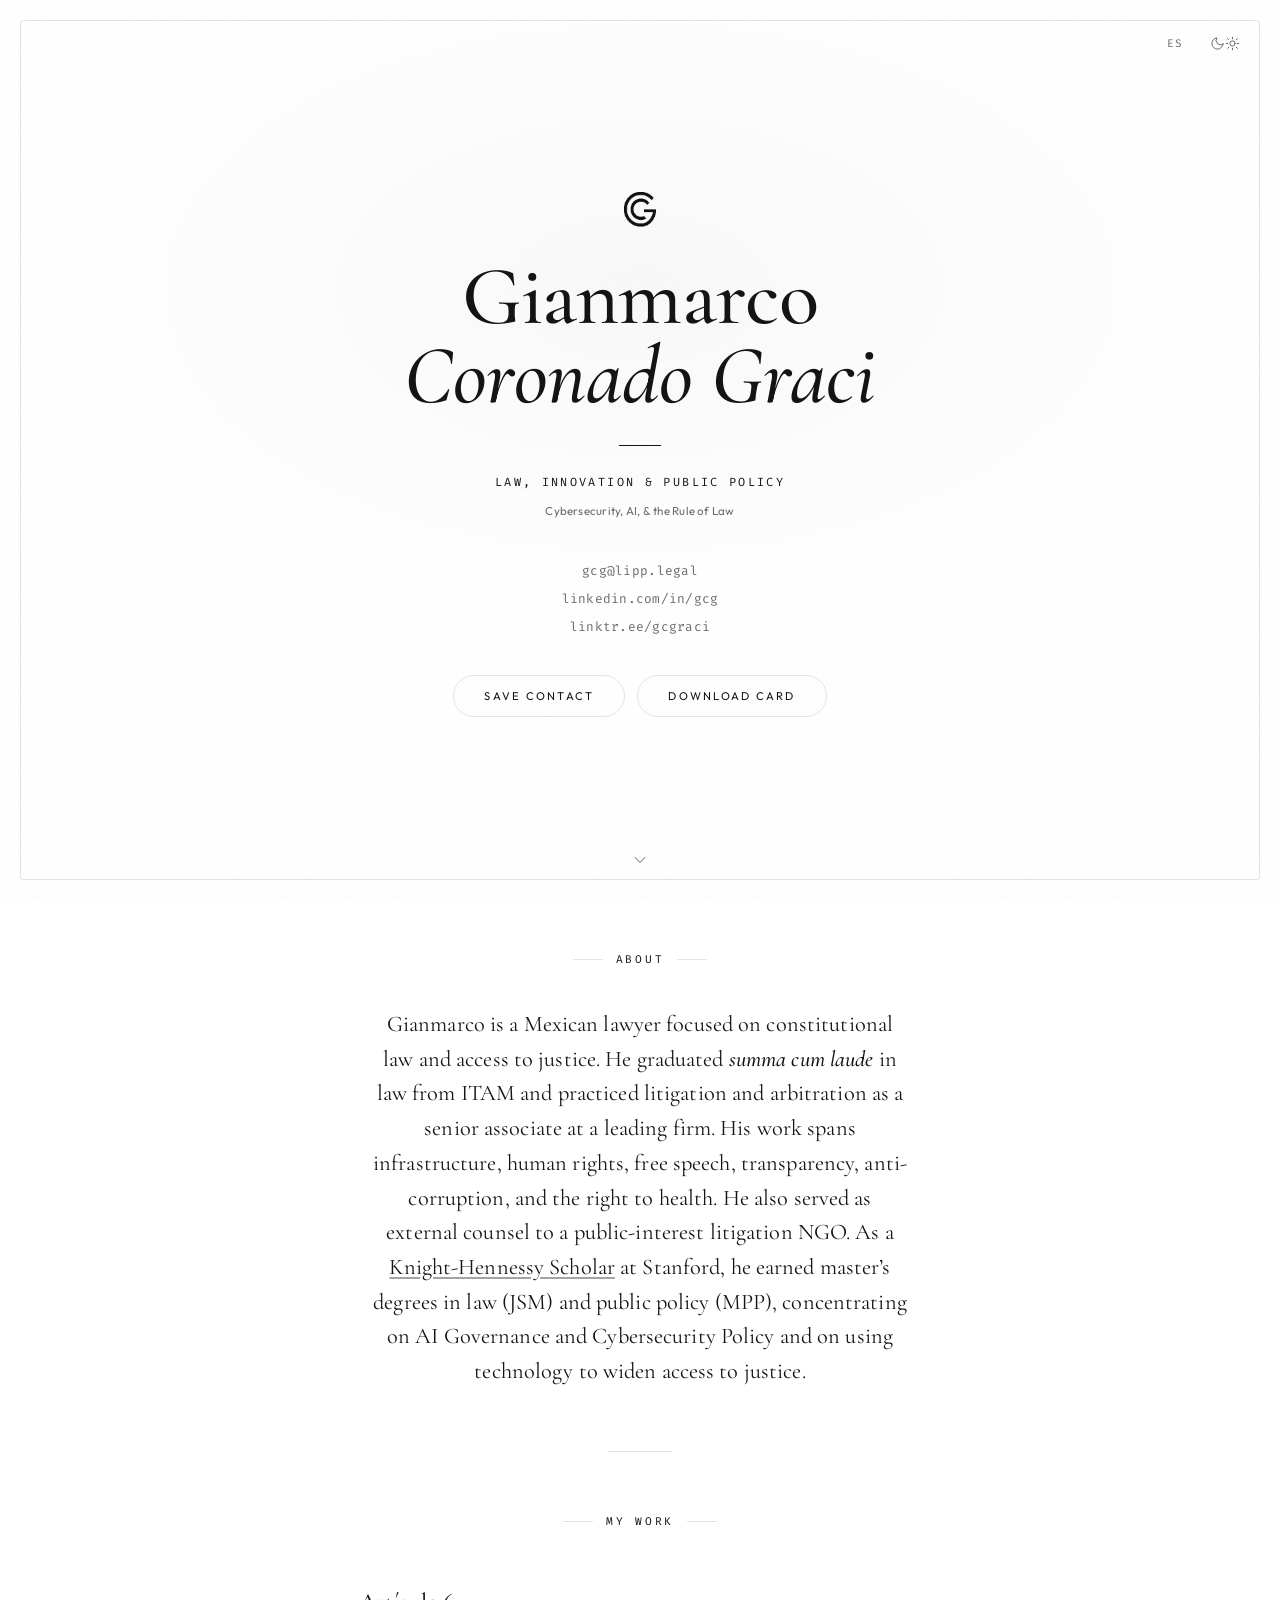
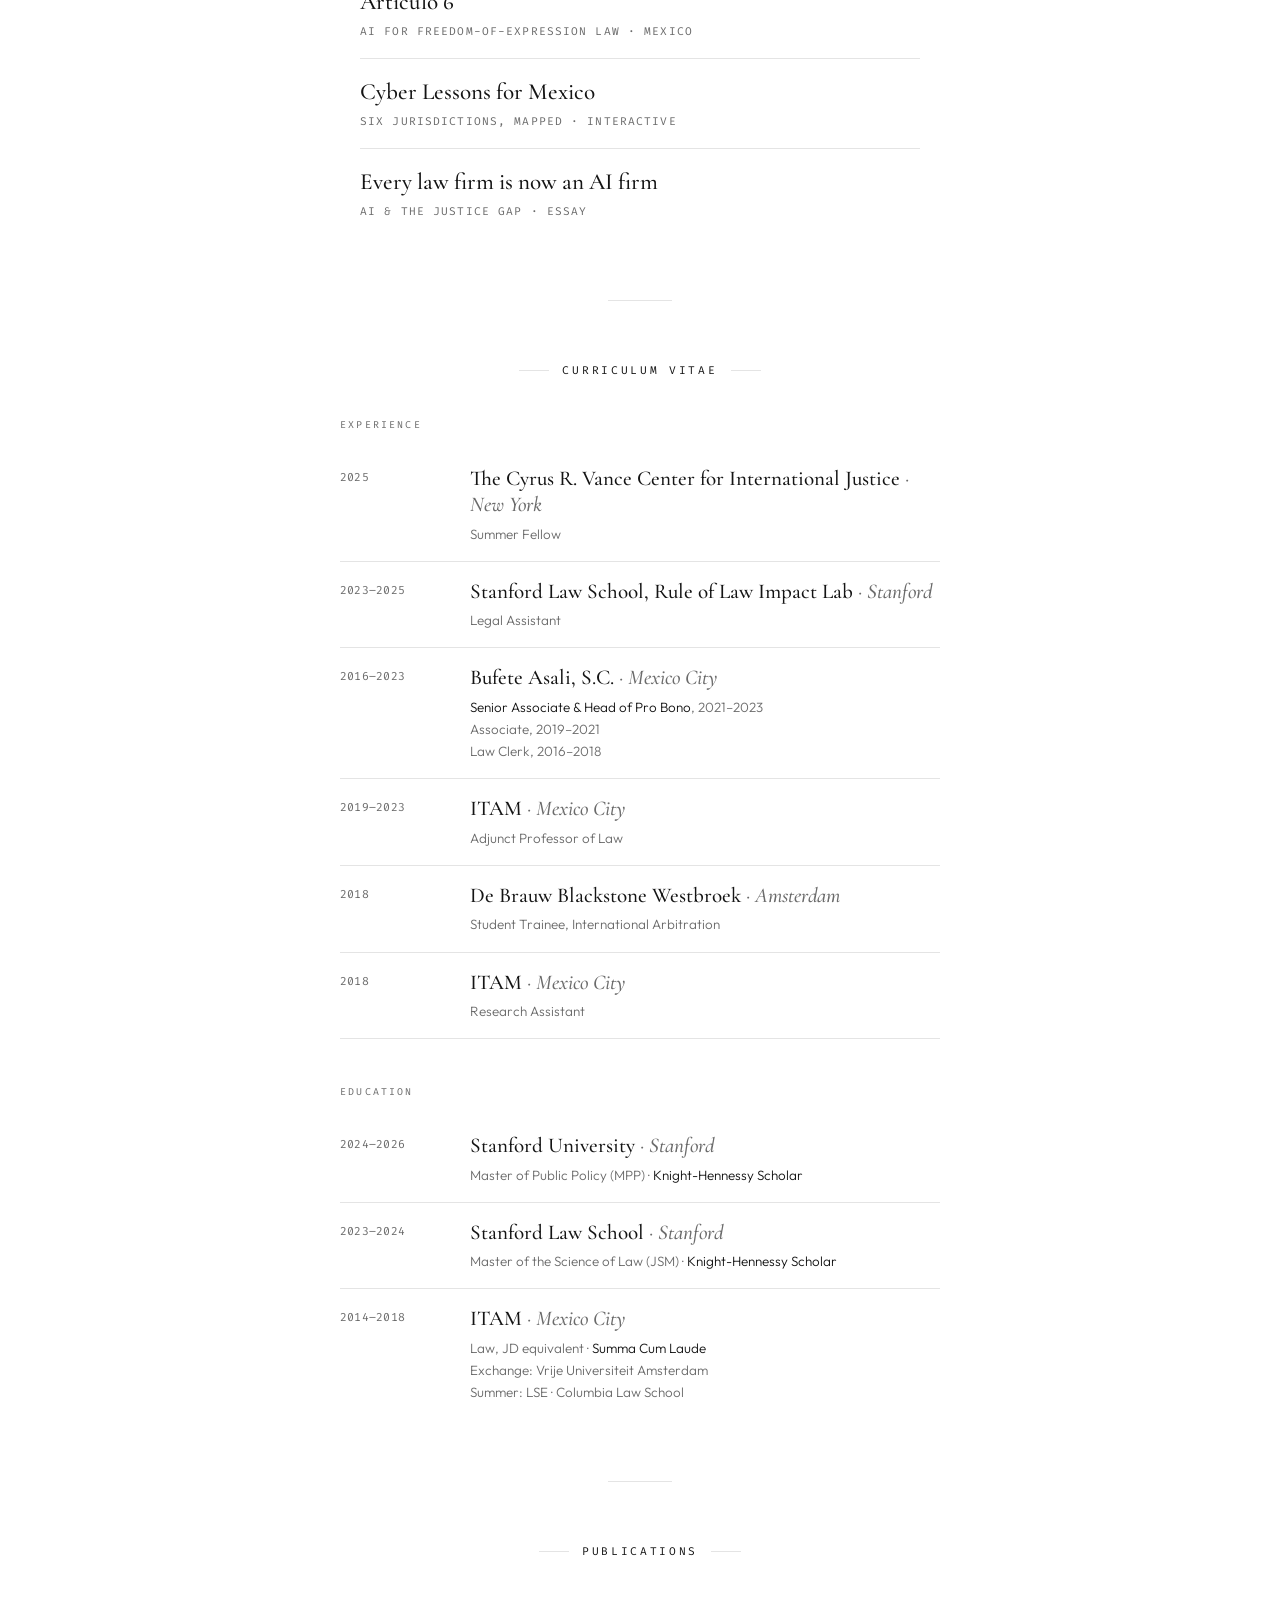
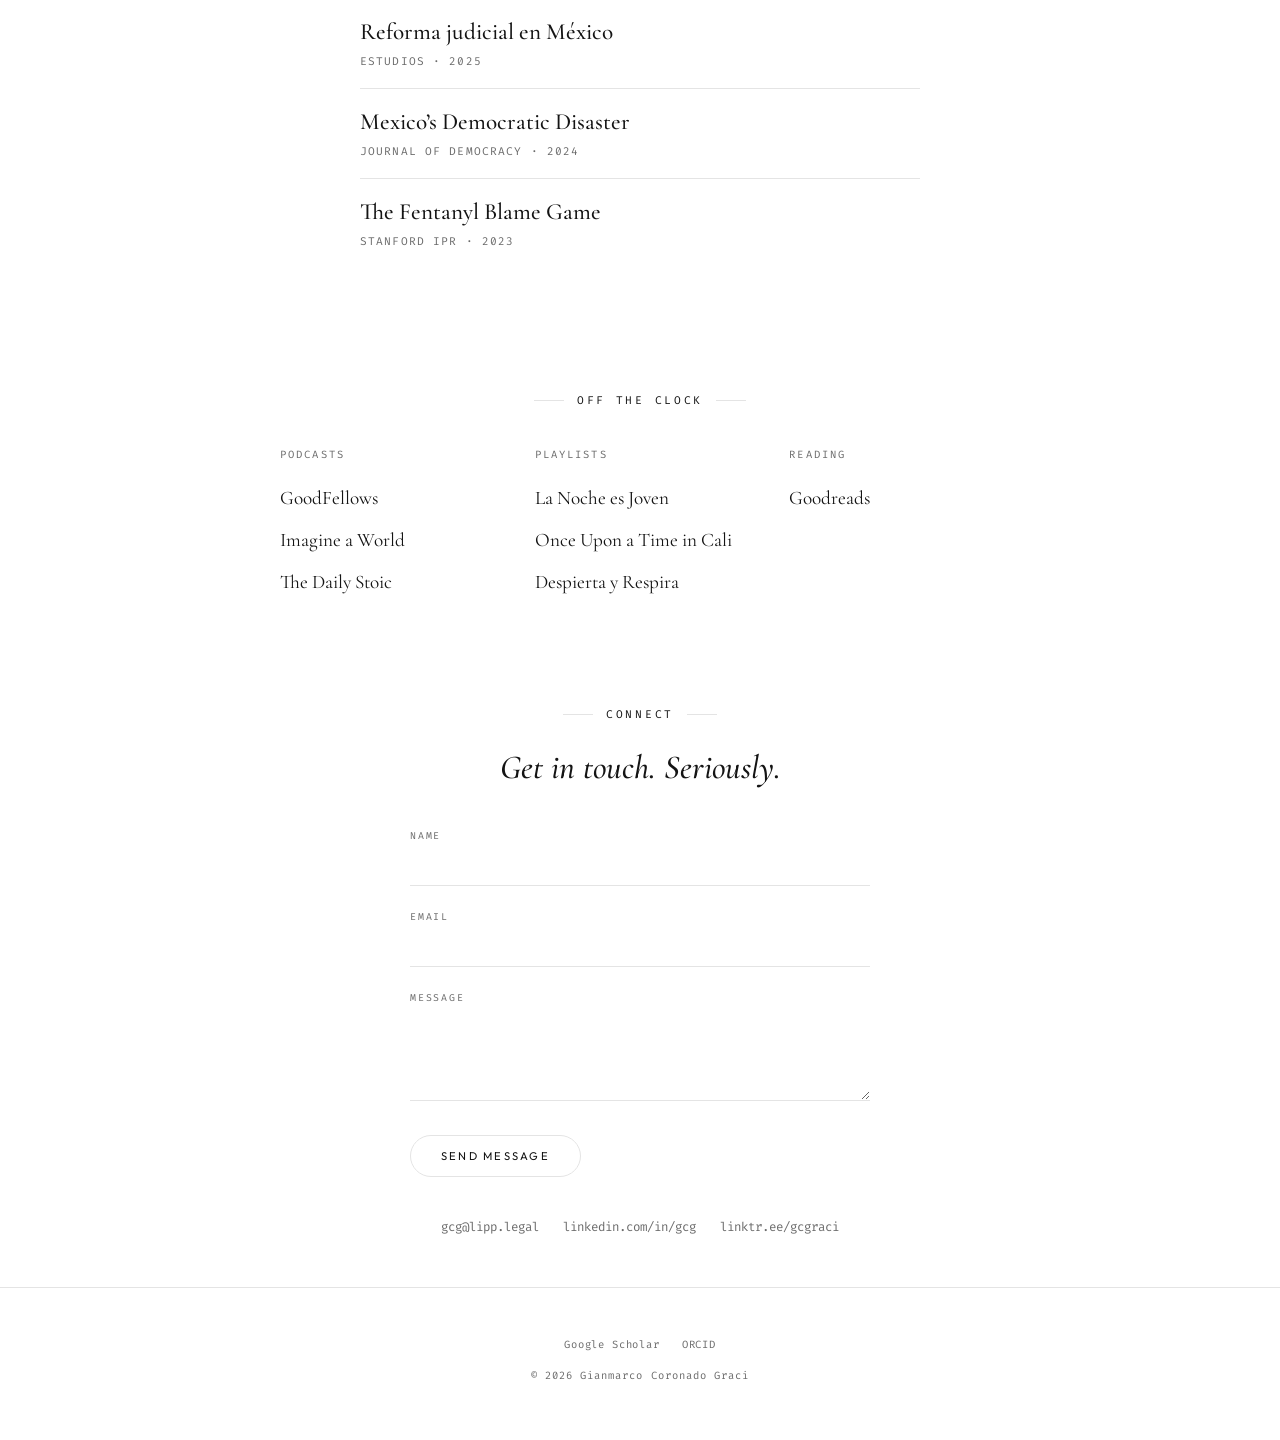
<file: index.html>
<!DOCTYPE html>
<html lang="en">
<head>
<meta http-equiv="Content-Security-Policy" content="default-src 'none'; script-src 'unsafe-inline'; style-src 'self' 'unsafe-inline'; font-src 'self'; img-src 'self' data:; connect-src 'none'; frame-src 'none'; object-src 'none'; base-uri 'self'; form-action 'self';">
<meta http-equiv="X-Frame-Options" content="DENY">
<meta name="referrer" content="strict-origin-when-cross-origin">
<meta charset="UTF-8">
<meta name="viewport" content="width=device-width, initial-scale=1.0">
<script>try{if(window.top!==window.self){window.top.location.replace(window.self.location.href)}}catch(e){}</script>
<title>Gianmarco Coronado Graci — Law, Innovation &amp; Public Policy</title>
<meta name="description" content="Mexican lawyer working on cybersecurity law and policy in Mexico and Latin America, grounded in constitutional law and access to justice. Stanford JSM &amp; MPP.">
<link rel="stylesheet" href="fonts.css">
<link rel="icon" href="favicon.ico" sizes="any">
<link rel="icon" type="image/png" href="favicon.png" sizes="64x64">
<link rel="apple-touch-icon" href="[data-uri]">
<meta name="theme-color" media="(prefers-color-scheme: light)" content="#FFFFFF">
<meta name="theme-color" media="(prefers-color-scheme: dark)" content="#0B0B0B">
<meta property="og:type" content="website">
<meta property="og:title" content="Gianmarco Coronado Graci — Law, Innovation &amp; Public Policy">
<meta property="og:description" content="Mexican lawyer working on cybersecurity law and policy across Mexico and Latin America.">
<meta property="og:url" content="https://www.gianmarco.cloud/">
<meta property="og:image" content="https://www.gianmarco.cloud/assets/og-home.png">
<meta property="og:image:width" content="1200">
<meta property="og:image:height" content="630">
<meta property="og:image:alt" content="Gianmarco Coronado Graci — Cybersecurity, AI, &amp; the Rule of Law">
<meta name="twitter:card" content="summary_large_image">
<meta name="twitter:title" content="Gianmarco Coronado Graci — Law, Innovation &amp; Public Policy">
<meta name="twitter:description" content="Mexican lawyer working on cybersecurity law and policy across Mexico and Latin America.">
<meta name="twitter:image" content="https://www.gianmarco.cloud/assets/og-home.png">
<link rel="canonical" href="https://www.gianmarco.cloud/">
<!-- ORCID + Google Scholar added to sameAs 2026-06-19. TODO: add SSRN author page + ResearchGate once created. -->
<script type="application/ld+json">
{
  "@context": "https://schema.org",
  "@type": "Person",
  "name": "Gianmarco Coronado Graci",
  "url": "https://www.gianmarco.cloud",
  "image": "https://www.gianmarco.cloud/og.png",
  "jobTitle": "Lawyer",
  "description": "Mexican lawyer working on cybersecurity law and policy in Mexico and Latin America, grounded in constitutional law and access to justice. Stanford JSM & MPP; Knight-Hennessy Scholar.",
  "hasOccupation": {
    "@type": "Occupation",
    "name": "Lawyer",
    "occupationalCategory": "23-1011.00",
    "qualifications": "Master of the Science of Law (JSM), Stanford; Master of Public Policy (MPP), Stanford; Law (summa cum laude), ITAM"
  },
  "homeLocation": {"@type": "Place", "address": {"@type": "PostalAddress", "addressCountry": "MX"}},
  "alumniOf": [
    {
      "@type": "CollegeOrUniversity",
      "name": "Stanford University",
      "department": [
        {"@type": "Organization", "name": "Stanford Law School"},
        {"@type": "Organization", "name": "Stanford Public Policy Program"}
      ]
    },
    {
      "@type": "CollegeOrUniversity",
      "name": "ITAM",
      "address": {"@type": "PostalAddress", "addressLocality": "Mexico City", "addressCountry": "MX"}
    }
  ],
  "affiliation": [
    {"@type": "Organization", "name": "Knight-Hennessy Scholars", "url": "https://knight-hennessy.stanford.edu"},
    {"@type": "Organization", "name": "Stanford Law School, Rule of Law Impact Lab"}
  ],
  "knowsAbout": ["AI Governance", "AI Regulation", "Cybersecurity Policy", "Cybersecurity Law", "Data Protection", "Privacy Law", "Technology Policy", "Digital Rights", "Constitutional Law", "Access to Justice", "Human Rights", "International Arbitration"],
  "subjectOf": [
    {"@type": "Article", "name": "Cybersecurity Law & Policy in Mexico", "url": "https://www.gianmarco.cloud/cyber/"}
  ],
  "sameAs": [
    "https://www.linkedin.com/in/gcg",
    "https://orcid.org/0009-0001-9845-6131",
    "https://scholar.google.com/citations?user=denLRNYAAAAJ",
    "https://linktr.ee/gcgraci",
    "https://knight-hennessy.stanford.edu/people/gianmarco-coronado-graci"
  ]
}
</script>
<script>(function(){try{if('IntersectionObserver' in window && !matchMedia('(prefers-reduced-motion: reduce)').matches){document.documentElement.classList.add('reveal-on');}}catch(e){}})();</script>
<style>
  :root{
    --bg:#FFFFFF;
    --text:#141414;
    --muted:#6B6B6B;
    --faint:#A3A3A3;
    --accent:#141414;
    --border:#E4E4E4;
    --grain:.04;
    --glow:rgba(0,0,0,.025);
    --mono-filter:none;
    --serif:'Cormorant Garamond',Georgia,serif;
    --sans:'Outfit',-apple-system,sans-serif;
    --mono:'Fira Code',monospace;
    --tt:.5s cubic-bezier(.4,0,.2,1);
  }
  [data-theme="dark"]{
    --bg:#0B0B0B;
    --text:#F4F4F4;
    --muted:#9A9A9A;
    --faint:#5C5C5C;
    --accent:#F4F4F4;
    --border:#262626;
    --grain:.05;
    --glow:rgba(255,255,255,.035);
    --mono-filter:invert(1);
  }
  *{margin:0;padding:0;box-sizing:border-box}
  html{-webkit-font-smoothing:antialiased;text-rendering:optimizeLegibility;scroll-behavior:smooth}
  body{
    background:var(--bg);
    color:var(--text);
    font-family:var(--sans);
    position:relative;
    transition:background var(--tt),color var(--tt);
    overflow-x:hidden;
  }
  body::after{
    content:"";position:fixed;inset:0;pointer-events:none;z-index:0;
    background:radial-gradient(ellipse 58% 46% at 50% 32%,var(--glow),transparent 70%);
    transition:background var(--tt);
  }
  body::before{
    content:"";position:fixed;inset:0;pointer-events:none;z-index:2;
    opacity:var(--grain);transition:opacity var(--tt);
    background-image:url("data:image/svg+xml,%3Csvg xmlns='http://www.w3.org/2000/svg' width='180' height='180'%3E%3Cfilter id='n'%3E%3CfeTurbulence type='fractalNoise' baseFrequency='0.85' numOctaves='3' stitchTiles='stitch'/%3E%3C/filter%3E%3Crect width='100%25' height='100%25' filter='url(%23n)'/%3E%3C/svg%3E");
  }

  /* ── splash / loading ── */
  .splash{
    position:fixed;inset:0;z-index:9999;background:var(--bg);
    display:flex;flex-direction:column;align-items:center;justify-content:center;
    transition:opacity .7s ease,visibility .7s ease;
    animation:splashHide .8s 3.2s forwards;
  }
  .splash.done{opacity:0;visibility:hidden;pointer-events:none}
  @keyframes splashHide{to{opacity:0;visibility:hidden;pointer-events:none}}
  .splash-logo{width:74px;animation:splashIn .9s .15s cubic-bezier(.22,1,.36,1) both}
  .splash-logo img{width:100%;height:auto;display:block;filter:var(--mono-filter,none)}
  .splash-line{
    width:54px;height:1px;background:var(--accent);margin-top:22px;transform-origin:center;
    animation:splashLine .8s .65s cubic-bezier(.22,1,.36,1) both;transition:background var(--tt);
  }
  .splash-name{
    font-family:var(--mono);font-size:11px;letter-spacing:.22em;text-transform:uppercase;
    color:var(--muted);margin-top:14px;animation:fadeIn .6s 1s both
  }
  @keyframes splashIn{from{opacity:0;transform:scale(.72) rotate(-90deg)}to{opacity:1;transform:scale(1) rotate(0)}}
  @keyframes splashLine{from{transform:scaleX(0)}to{transform:scaleX(1)}}

  /* ── calling-card frame ── */
  .frame{
    position:fixed;inset:20px;z-index:1;pointer-events:none;
    border:1px solid var(--border);border-radius:3px;
    transition:border-color var(--tt);
    animation:fadeIn 1.4s var(--tt) .15s both;
  }

  /* ── controls ── */
  .controls{
    position:fixed;top:32px;right:36px;z-index:50;
    display:flex;align-items:center;gap:18px;
    animation:up .8s var(--tt) .95s both;
  }
  .ctl{
    background:none;border:none;cursor:pointer;color:var(--muted);
    font-family:var(--mono);font-size:11px;letter-spacing:.14em;
    padding:4px;line-height:1;display:flex;align-items:center;
    transition:color .35s ease;
  }
  .ctl:hover{color:var(--accent)}
  .ctl svg{width:15px;height:15px;display:block}
  .icon-sun{display:none}
  [data-theme="dark"] .icon-sun{display:block}
  [data-theme="dark"] .icon-moon{display:none}

  /* ── hero ── */
  .hero{
    min-height:100vh;min-height:100dvh;
    display:flex;flex-direction:column;align-items:center;justify-content:center;
    position:relative;padding:96px 28px 92px;
  }
  .card{text-align:center;max-width:540px;position:relative;z-index:3}

  .card-logo{width:46px;margin:0 auto 28px;animation:up .9s var(--tt) .1s both}
  .card-logo img{
    width:100%;height:auto;display:block;filter:var(--mono-filter,none);
    transition:transform .8s cubic-bezier(.22,1,.36,1),filter var(--tt);
  }
  .card-logo:hover img{transform:rotate(360deg)}

  .name{
    font-family:var(--serif);font-weight:500;line-height:.95;letter-spacing:-.01em;
    font-size:clamp(2.7rem,9vw,5.2rem);
    animation:up .9s var(--tt) .22s both;
  }
  .name span{display:block}
  .name .given{font-weight:500}
  .name .sur{font-style:italic;font-weight:500;letter-spacing:0}

  .rule{
    width:42px;height:1px;background:var(--accent);margin:30px auto 26px;
    transform-origin:center;animation:rule .8s var(--tt) .46s both;transition:background var(--tt);
  }
  @keyframes rule{from{transform:scaleX(0)}to{transform:scaleX(1)}}

  .role{
    font-family:var(--mono);font-size:.74rem;letter-spacing:.2em;text-transform:uppercase;
    color:var(--text);animation:up .8s var(--tt) .56s both;
    max-width:380px;margin-left:auto;margin-right:auto;line-height:1.7;
  }
  .role-sub{
    font-family:var(--sans);font-size:.72rem;letter-spacing:.02em;text-transform:none;
    color:var(--muted);max-width:330px;margin:10px auto 0;line-height:1.55;
    animation:up .8s var(--tt) .64s both;
  }

  .contacts{
    margin-top:42px;display:flex;flex-direction:column;gap:11px;align-items:center;
    animation:up .8s var(--tt) .72s both;
  }
  .contacts a{
    font-family:var(--mono);font-size:.8rem;letter-spacing:.02em;color:var(--muted);
    text-decoration:none;position:relative;transition:color .35s ease;
  }
  .contacts a::after{
    content:"";position:absolute;left:0;right:0;bottom:-3px;height:1px;background:var(--accent);
    transform:scaleX(0);transform-origin:left;transition:transform .35s cubic-bezier(.4,0,.2,1);
  }
  .contacts a:hover{color:var(--accent)}
  .contacts a:hover::after{transform:scaleX(1)}

  .save{
    background:none;cursor:pointer;border:1px solid var(--border);border-radius:100px;
    color:var(--text);font-family:var(--sans);font-size:.7rem;font-weight:400;
    letter-spacing:.2em;text-transform:uppercase;padding:13px 30px;
    transition:border-color .4s ease,color .4s ease,letter-spacing .4s ease;
    animation:up .8s var(--tt) .85s both;
  }
  .actions{display:flex;gap:12px;justify-content:center;flex-wrap:wrap;margin-top:40px}
  .save:hover{border-color:var(--accent);color:var(--accent);letter-spacing:.24em}
  .save:active{transform:translateY(1px)}
  .save.saved{border-color:var(--accent);color:var(--accent)}

  .scroll-cue{
    position:absolute;bottom:30px;left:0;right:0;display:flex;justify-content:center;
    color:var(--faint);animation:fadeIn .9s 1.25s both;
  }
  .scroll-cue svg{animation:bob 2.4s ease-in-out infinite}
  @keyframes bob{0%,100%{transform:translateY(0)}50%{transform:translateY(6px)}}

  /* ── sections ── */
  .block{padding:52px 28px;position:relative;z-index:3}
  .fleuron{display:flex;align-items:center;justify-content:center;padding:10px 28px;position:relative;z-index:3}
  .fleuron::before{content:"";height:1px;width:64px;background:var(--border);transition:background var(--tt)}
  .sec-label{
    font-family:var(--mono);font-size:.7rem;letter-spacing:.24em;text-transform:uppercase;
    color:var(--accent);display:flex;align-items:center;justify-content:center;gap:13px;margin-bottom:40px;
  }
  .sec-label::before,.sec-label::after{content:"";height:1px;width:30px;background:var(--border);transition:background var(--tt)}

  .bio{
    max-width:540px;margin:0 auto;text-align:center;
    font-family:var(--serif);font-weight:400;
    font-size:clamp(1.2rem,2.5vw,1.4rem);line-height:1.55;letter-spacing:.005em;
    color:var(--text);transition:color var(--tt);
  }
  .bio a{color:var(--text);text-decoration:underline;text-decoration-color:var(--faint);text-underline-offset:3px;transition:text-decoration-color .35s ease}
  .bio a:hover{text-decoration-color:var(--accent)}

  /* curriculum vitae / timeline */
  .cv{max-width:600px;margin:0 auto}
  .cv-group{font-family:var(--mono);font-size:.62rem;letter-spacing:.22em;text-transform:uppercase;color:var(--muted);margin:0 0 18px;transition:color var(--tt)}
  .cv-group.second{margin-top:46px}
  .cv-row{display:flex;gap:26px;padding:16px 0;border-bottom:1px solid var(--border);transition:border-color var(--tt)}
  .cv-row:last-child{border-bottom:none}
  .cv-year{flex:none;width:104px;font-family:var(--mono);font-size:.72rem;letter-spacing:.02em;color:var(--muted);padding-top:5px;transition:color var(--tt)}
  .cv-body{min-width:0}
  .cv-org{font-family:var(--serif);font-size:1.32rem;font-weight:500;line-height:1.25;color:var(--text);transition:color var(--tt)}
  .cv-place{font-style:italic;font-weight:400;color:var(--muted)}
  .cv-role{font-family:var(--sans);font-weight:300;font-size:.84rem;line-height:1.65;color:var(--muted);margin-top:5px;transition:color var(--tt)}
  .cv-role .hon{color:var(--text)}

  .pubs{max-width:560px;margin:0 auto}
  .pub{
    display:flex;align-items:center;justify-content:space-between;gap:22px;
    padding:19px 0;border-bottom:1px solid var(--border);
    text-decoration:none;color:inherit;transition:border-color var(--tt);
  }
  .pub:last-child{border-bottom:none}
  .pub-body{min-width:0}
  .pub-title{font-family:var(--serif);font-size:1.45rem;font-weight:500;line-height:1.25;display:block;transition:color .35s ease}
  .pub:hover .pub-title{color:var(--accent)}
  .pub-meta{
    font-family:var(--mono);font-size:.7rem;letter-spacing:.1em;text-transform:uppercase;
    color:var(--muted);margin-top:7px;display:block;
  }
  .pub-arrow{flex-shrink:0;color:var(--faint);opacity:0;transform:translateX(-5px);transition:opacity .35s ease,transform .35s ease,color .35s ease}
  .pub-arrow svg{display:block;width:16px;height:16px}
  .pub:hover .pub-arrow{opacity:1;transform:translateX(0);color:var(--accent)}

  .listen{max-width:720px;margin:0 auto;display:grid;grid-template-columns:repeat(3,1fr);gap:44px}
  .col-label{
    font-family:var(--mono);font-size:.66rem;letter-spacing:.2em;text-transform:uppercase;
    color:var(--muted);margin-bottom:16px;
  }
  .media-list a{
    display:block;font-family:var(--serif);font-size:1.2rem;color:var(--text);text-decoration:none;
    padding:9px 0;position:relative;transition:color .35s ease,padding-left .35s ease;
  }
  .media-list a:hover{color:var(--accent);padding-left:9px}

  /* connect / contact form */
  .connect{max-width:460px;margin:0 auto}
  .connect-intro{font-family:var(--serif);font-size:clamp(1.6rem,4vw,2.1rem);font-weight:500;font-style:italic;text-align:center;color:var(--text);max-width:460px;margin:-14px auto 40px;line-height:1.2;transition:color var(--tt)}
  .field{margin-bottom:24px;text-align:left}
  .field label{display:block;font-family:var(--mono);font-size:.62rem;letter-spacing:.18em;text-transform:uppercase;color:var(--muted);margin-bottom:8px;transition:color var(--tt)}
  .field input,.field textarea{width:100%;background:none;border:none;border-bottom:1px solid var(--border);color:var(--text);font-family:var(--sans);font-size:.95rem;font-weight:300;padding:8px 0;transition:border-color .35s ease,color var(--tt)}
  .field input:focus,.field textarea:focus{outline:none;border-bottom-color:var(--accent)}
  .field textarea{resize:vertical;min-height:80px;line-height:1.6}
  .connect .save{margin-top:6px}
  .connect-links{display:flex;gap:24px;justify-content:center;flex-wrap:wrap;margin-top:42px}
  .connect-links a{font-family:var(--mono);font-size:.78rem;color:var(--muted);text-decoration:none;position:relative;transition:color .35s ease}
  .connect-links a::after{content:"";position:absolute;left:0;right:0;bottom:-3px;height:1px;background:var(--accent);transform:scaleX(0);transform-origin:left;transition:transform .35s cubic-bezier(.4,0,.2,1)}
  .connect-links a:hover{color:var(--accent)}
  .connect-links a:hover::after{transform:scaleX(1)}

  /* ── footer ── */
  footer{
    padding:50px 28px 58px;border-top:1px solid var(--border);text-align:center;
    position:relative;z-index:3;transition:border-color var(--tt);
  }
  .foot-copy{font-family:var(--mono);font-size:.66rem;letter-spacing:.1em;color:var(--muted)}
  .foot-links{display:flex;gap:22px;justify-content:center;flex-wrap:wrap;margin-bottom:18px}
  .foot-links a{font-family:var(--mono);font-size:.66rem;letter-spacing:.08em;color:var(--muted);text-decoration:none;transition:color var(--tt)}
  .foot-links a:hover{color:var(--accent)}

  @keyframes up{from{opacity:0;transform:translateY(11px)}to{opacity:1;transform:translateY(0)}}
  @keyframes fadeIn{from{opacity:0}to{opacity:1}}

  @media (max-width:560px){
    .frame{inset:13px}
    .controls{top:24px;right:24px;gap:15px}
    .hero{padding:84px 22px 78px}
    .block{padding:42px 22px}
    .fleuron::before{width:48px}
    .listen{grid-template-columns:1fr;gap:38px;max-width:340px}
    .cv-row{flex-direction:column;gap:4px;padding:14px 0}
    .cv-year{width:auto;padding-top:0;font-size:.68rem}
    .cv-org{font-size:1.22rem}
    footer{padding:42px 22px 50px}
  }
  @media (prefers-reduced-motion:reduce){
    *{animation-duration:.001ms!important;animation-delay:0ms!important}
    .splash{animation:none;display:none}
  }

  /* sections breathe in (enhancement only; visible without JS) */
  html.reveal-on .reveal{opacity:0;transform:translateY(20px);transition:opacity .85s cubic-bezier(.4,0,.2,1),transform .85s cubic-bezier(.4,0,.2,1)}
  html.reveal-on .reveal.in{opacity:1;transform:none}
  @media (prefers-reduced-motion:reduce){html.reveal-on .reveal{opacity:1;transform:none;transition:none}}

  /* prints as a real calling card */
  @media print{
    @page{size:3.5in 2in;margin:0}
    html,body{background:#fff!important;margin:0;padding:0;width:3.5in;height:2in;overflow:hidden;-webkit-print-color-adjust:exact;print-color-adjust:exact}
    body::before,body::after{display:none!important}
    .splash,.controls,.scroll-cue,.fleuron,.block,footer,.save,.frame,.role-sub,.actions{display:none!important}
    .hero{min-height:0!important;height:2in;padding:0!important;display:flex;align-items:center;justify-content:center}
    .card{max-width:none;padding:0}
    .card *{animation:none!important;opacity:1!important;transform:none!important}
    .card-logo{width:.42in;margin:0 auto .05in}
    .card-logo img{filter:none!important}
    .name{font-size:21pt;line-height:1;color:#141414!important}
    .name .sur{font-style:italic}
    .rule{margin:.07in auto .06in;width:.4in;height:1px;background:#111111!important}
    .role{font-size:6.5pt;letter-spacing:.2em;color:#141414!important;margin:0}
    .contacts{margin-top:.07in;gap:2px}
    .contacts a{font-size:6.5pt;color:#3a3a3a!important;text-decoration:none}
    .contacts a::after{display:none!important}
  }
</style>
</head>
<body>

  <div class="splash" id="splash">
    <div class="splash-logo"><img src="[data-uri]" alt="GCG monogram"></div>
    <div class="splash-line"></div>
    <div class="splash-name">Gianmarco Coronado Graci</div>
  </div>

  <div class="frame"></div>

  <div class="controls">
    <button class="ctl langbtn" onclick="toggleLang()" aria-label="Switch language">ES</button>
    <button class="ctl" onclick="toggleTheme()" aria-label="Toggle theme">
      <svg class="icon-moon" viewBox="0 0 24 24" fill="none" stroke="currentColor" stroke-width="1.6" stroke-linecap="round" stroke-linejoin="round"><path d="M21 12.8A9 9 0 1 1 11.2 3a7 7 0 0 0 9.8 9.8z"/></svg>
      <svg class="icon-sun" viewBox="0 0 24 24" fill="none" stroke="currentColor" stroke-width="1.6" stroke-linecap="round" stroke-linejoin="round"><circle cx="12" cy="12" r="4.2"/><path d="M12 2v2.5M12 19.5V22M4.2 4.2l1.8 1.8M18 18l1.8 1.8M2 12h2.5M19.5 12H22M4.2 19.8 6 18M18 6l1.8-1.8"/></svg>
    </button>
  </div>

  <section class="hero">
    <main class="card">
      <div class="card-logo"><img src="[data-uri]" alt="GCG monogram"></div>
      <h1 class="name"><span class="given">Gianmarco</span><span class="sur">Coronado Graci</span></h1>
      <div class="rule"></div>
      <p class="role" data-en="Law, Innovation &amp; Public Policy" data-es="Derecho, Innovaci&oacute;n &amp; Pol&iacute;ticas P&uacute;blicas">Law, Innovation &amp; Public Policy</p>
      <p class="role-sub" data-en="Cybersecurity, AI, &amp; the Rule of Law" data-es="Ciberseguridad, IA y Estado de Derecho">Cybersecurity, AI, &amp; the Rule of Law</p>
      <div class="contacts">
        <a href="mailto:gcg@lipp.legal">gcg@lipp.legal</a>
        <a href="https://www.linkedin.com/in/gcg" target="_blank" rel="noopener noreferrer">linkedin.com/in/gcg</a>
        <a href="https://linktr.ee/gcgraci" target="_blank" rel="noopener noreferrer">linktr.ee/gcgraci</a>
      </div>
            <div class="actions">
        <button class="save" onclick="saveContact(this)" data-en="Save contact" data-es="Guardar contacto" data-saved-en="Added &#10003;" data-saved-es="A&ntilde;adido &#10003;">Save contact</button>
        <button class="save alt" onclick="downloadCard()" data-en="Download card" data-es="Descargar tarjeta">Download card</button>
      </div>
    </main>
    <div class="scroll-cue" aria-hidden="true">
      <svg viewBox="0 0 24 24" width="20" height="20" fill="none" stroke="currentColor" stroke-width="1.4" stroke-linecap="round" stroke-linejoin="round"><path d="M6 9l6 6 6-6"/></svg>
    </div>
  </section>

  <section class="block reveal" aria-live="polite">
    <p class="sec-label" data-en="About" data-es="Sobre m&iacute;">About</p>
    <p class="bio" data-en="Gianmarco is a Mexican lawyer focused on constitutional law and access to justice. He graduated &lt;em&gt;summa cum laude&lt;/em&gt; in law from ITAM and practiced litigation and arbitration as a senior associate at a leading firm. His work spans infrastructure, human rights, free speech, transparency, anti-corruption, and the right to health. He also served as external counsel to a public-interest litigation NGO. As a &lt;a href='https://knight-hennessy.stanford.edu/people/gianmarco-coronado-graci' target='_blank' rel='noopener noreferrer'&gt;Knight-Hennessy Scholar&lt;/a&gt; at Stanford, he earned master’s degrees in law (JSM) and public policy (MPP), concentrating on AI Governance and Cybersecurity Policy and on using technology to widen access to justice." data-es="Gianmarco es un abogado mexicano centrado en el derecho constitucional y el acceso a la justicia. Se graduó con mención honorífica en derecho por el ITAM y ejerció el litigio y el arbitraje como asociado sénior en un despacho líder. Su trabajo abarca infraestructura, derechos humanos, libertad de expresión, transparencia, anticorrupción y el derecho a la salud. También fungió como abogado externo de una organización de la sociedad civil dedicada al litigio de interés público. Como &lt;a href='https://knight-hennessy.stanford.edu/people/gianmarco-coronado-graci' target='_blank' rel='noopener noreferrer'&gt;becario Knight-Hennessy&lt;/a&gt; en Stanford, obtuvo maestrías en derecho (JSM) y políticas públicas (MPP), con especialización en gobernanza de la inteligencia artificial y política de ciberseguridad, y en el uso de la tecnología para ampliar el acceso a la justicia.">Gianmarco is a Mexican lawyer focused on constitutional law and access to justice. He graduated <em>summa cum laude</em> in law from ITAM and practiced litigation and arbitration as a senior associate at a leading firm. His work spans infrastructure, human rights, free speech, transparency, anti-corruption, and the right to health. He also served as external counsel to a public-interest litigation NGO. As a <a href="https://knight-hennessy.stanford.edu/people/gianmarco-coronado-graci" target="_blank" rel="noopener noreferrer">Knight-Hennessy Scholar</a> at Stanford, he earned master’s degrees in law (JSM) and public policy (MPP), concentrating on AI Governance and Cybersecurity Policy and on using technology to widen access to justice.</p>
  </section>

  <div class="fleuron reveal" aria-hidden="true"></div>

  <section class="block reveal">
    <p class="sec-label" data-en="My work" data-es="Mi trabajo">My work</p>
    <div class="pubs">
      <a class="pub" href="/articulo6/" data-href-en="/articulo6/" data-href-es="/es/articulo6/">
        <span class="pub-body"><span class="pub-title" data-en="Art&iacute;culo 6" data-es="Art&iacute;culo 6">Art&iacute;culo 6</span><span class="pub-meta" data-en="AI for freedom-of-expression law &middot; Mexico" data-es="IA sobre libertad de expresi&oacute;n &middot; M&eacute;xico">AI for freedom-of-expression law &middot; Mexico</span></span>
        <span class="pub-arrow"><svg viewBox="0 0 24 24" fill="none" stroke="currentColor" stroke-width="1.8" stroke-linecap="round" stroke-linejoin="round"><path d="M5 12h14M13 6l6 6-6 6"/></svg></span>
      </a>
      <a class="pub" href="/cyber/" data-href-en="/cyber/" data-href-es="/es/ciberseguridad/">
        <span class="pub-body"><span class="pub-title" data-en="Cyber Lessons for Mexico" data-es="Lecciones cibern&eacute;ticas para M&eacute;xico">Cyber Lessons for Mexico</span><span class="pub-meta" data-en="Six jurisdictions, mapped &middot; interactive" data-es="Seis jurisdicciones &middot; interactivo">Six jurisdictions, mapped &middot; interactive</span></span>
        <span class="pub-arrow"><svg viewBox="0 0 24 24" fill="none" stroke="currentColor" stroke-width="1.8" stroke-linecap="round" stroke-linejoin="round"><path d="M5 12h14M13 6l6 6-6 6"/></svg></span>
      </a>
      <a class="pub" href="/ai-justice/" data-href-en="/ai-justice/" data-href-es="/es/ia-justicia/">
        <span class="pub-body"><span class="pub-title" data-en="Every law firm is now an AI firm" data-es="Todo despacho es ya un despacho de IA">Every law firm is now an AI firm</span><span class="pub-meta" data-en="AI &amp; the justice gap &middot; essay" data-es="IA y la brecha de justicia &middot; ensayo">AI &amp; the justice gap &middot; essay</span></span>
        <span class="pub-arrow"><svg viewBox="0 0 24 24" fill="none" stroke="currentColor" stroke-width="1.8" stroke-linecap="round" stroke-linejoin="round"><path d="M5 12h14M13 6l6 6-6 6"/></svg></span>
      </a>
    </div>
  </section>

  <div class="fleuron reveal" aria-hidden="true"></div>

  <section class="block reveal">
    <p class="sec-label" data-en="Curriculum Vitae" data-es="Trayectoria">Curriculum Vitae</p>
    <div class="cv">
      <p class="cv-group" data-en="Experience" data-es="Experiencia">Experience</p>

      <div class="cv-row">
        <div class="cv-year">2025</div>
        <div class="cv-body">
          <div class="cv-org">The Cyrus R. Vance Center for International Justice <span class="cv-place" data-en="&middot; New York" data-es="&middot; Nueva York">&middot; New York</span></div>
          <div class="cv-role" data-en="Summer Fellow" data-es="Becario de verano">Summer Fellow</div>
        </div>
      </div>

      <div class="cv-row">
        <div class="cv-year">2023&ndash;2025</div>
        <div class="cv-body">
          <div class="cv-org">Stanford Law School, Rule of Law Impact Lab <span class="cv-place" data-en="&middot; Stanford" data-es="&middot; Stanford">&middot; Stanford</span></div>
          <div class="cv-role" data-en="Legal Assistant" data-es="Asistente jur&iacute;dico">Legal Assistant</div>
        </div>
      </div>

      <div class="cv-row">
        <div class="cv-year">2016&ndash;2023</div>
        <div class="cv-body">
          <div class="cv-org">Bufete Asali, S.C. <span class="cv-place" data-en="&middot; Mexico City" data-es="&middot; Ciudad de M&eacute;xico">&middot; Mexico City</span></div>
          <div class="cv-role" data-en="&lt;span class='hon'&gt;Senior Associate &amp; Head of Pro Bono&lt;/span&gt;, 2021&ndash;2023&lt;br&gt;Associate, 2019&ndash;2021&lt;br&gt;Law Clerk, 2016&ndash;2018" data-es="&lt;span class='hon'&gt;Asociado s&eacute;nior y director de Pro Bono&lt;/span&gt;, 2021&ndash;2023&lt;br&gt;Asociado, 2019&ndash;2021&lt;br&gt;Pasante, 2016&ndash;2018"><span class="hon">Senior Associate &amp; Head of Pro Bono</span>, 2021&ndash;2023<br>Associate, 2019&ndash;2021<br>Law Clerk, 2016&ndash;2018</div>
        </div>
      </div>

      <div class="cv-row">
        <div class="cv-year">2019&ndash;2023</div>
        <div class="cv-body">
          <div class="cv-org">ITAM <span class="cv-place" data-en="&middot; Mexico City" data-es="&middot; Ciudad de M&eacute;xico">&middot; Mexico City</span></div>
          <div class="cv-role" data-en="Adjunct Professor of Law" data-es="Profesor adjunto de Derecho">Adjunct Professor of Law</div>
        </div>
      </div>

      <div class="cv-row">
        <div class="cv-year">2018</div>
        <div class="cv-body">
          <div class="cv-org">De Brauw Blackstone Westbroek <span class="cv-place" data-en="&middot; Amsterdam" data-es="&middot; &Aacute;msterdam">&middot; Amsterdam</span></div>
          <div class="cv-role" data-en="Student Trainee, International Arbitration" data-es="Pasante, Arbitraje Internacional">Student Trainee, International Arbitration</div>
        </div>
      </div>

      <div class="cv-row">
        <div class="cv-year">2018</div>
        <div class="cv-body">
          <div class="cv-org">ITAM <span class="cv-place" data-en="&middot; Mexico City" data-es="&middot; Ciudad de M&eacute;xico">&middot; Mexico City</span></div>
          <div class="cv-role" data-en="Research Assistant" data-es="Asistente de investigaci&oacute;n">Research Assistant</div>
        </div>
      </div>

      <p class="cv-group second" data-en="Education" data-es="Educaci&oacute;n">Education</p>

      <div class="cv-row">
        <div class="cv-year">2024&ndash;2026</div>
        <div class="cv-body">
          <div class="cv-org">Stanford University <span class="cv-place" data-en="&middot; Stanford" data-es="&middot; Stanford">&middot; Stanford</span></div>
          <div class="cv-role" data-en="Master of Public Policy (MPP) &middot; &lt;span class='hon'&gt;Knight-Hennessy Scholar&lt;/span&gt;" data-es="Maestr&iacute;a en Pol&iacute;ticas P&uacute;blicas (MPP) &middot; &lt;span class='hon'&gt;Knight-Hennessy Scholar&lt;/span&gt;">Master of Public Policy (MPP) &middot; <span class="hon">Knight-Hennessy Scholar</span></div>
        </div>
      </div>

      <div class="cv-row">
        <div class="cv-year">2023&ndash;2024</div>
        <div class="cv-body">
          <div class="cv-org">Stanford Law School <span class="cv-place" data-en="&middot; Stanford" data-es="&middot; Stanford">&middot; Stanford</span></div>
          <div class="cv-role" data-en="Master of the Science of Law (JSM) &middot; &lt;span class='hon'&gt;Knight-Hennessy Scholar&lt;/span&gt;" data-es="Maestr&iacute;a en Ciencia del Derecho (JSM) &middot; &lt;span class='hon'&gt;Knight-Hennessy Scholar&lt;/span&gt;">Master of the Science of Law (JSM) &middot; <span class="hon">Knight-Hennessy Scholar</span></div>
        </div>
      </div>

      <div class="cv-row">
        <div class="cv-year">2014&ndash;2018</div>
        <div class="cv-body">
          <div class="cv-org">ITAM <span class="cv-place" data-en="&middot; Mexico City" data-es="&middot; Ciudad de M&eacute;xico">&middot; Mexico City</span></div>
          <div class="cv-role" data-en="Law, JD equivalent &middot; &lt;span class='hon'&gt;Summa Cum Laude&lt;/span&gt;&lt;br&gt;Exchange: Vrije Universiteit Amsterdam&lt;br&gt;Summer: LSE &middot; Columbia Law School" data-es="Derecho, equivalente a JD &middot; &lt;span class='hon'&gt;Summa Cum Laude&lt;/span&gt;&lt;br&gt;Intercambio: Vrije Universiteit Amsterdam&lt;br&gt;Verano: LSE &middot; Columbia Law School">Law, JD equivalent &middot; <span class="hon">Summa Cum Laude</span><br>Exchange: Vrije Universiteit Amsterdam<br>Summer: LSE &middot; Columbia Law School</div>
        </div>
      </div>
    </div>
  </section>

  <div class="fleuron reveal" aria-hidden="true"></div>

  <section class="block reveal">
    <p class="sec-label" data-en="Publications" data-es="Publicaciones">Publications</p>
    <div class="pubs">
      <a class="pub" href="https://philpapers.org/rec/GARRJE" target="_blank" rel="noopener noreferrer">
        <span class="pub-body"><span class="pub-title">Reforma judicial en M&eacute;xico</span><span class="pub-meta">Estudios &middot; 2025</span></span>
        <span class="pub-arrow"><svg viewBox="0 0 24 24" fill="none" stroke="currentColor" stroke-width="1.8" stroke-linecap="round" stroke-linejoin="round"><path d="M7 17L17 7"/><path d="M8 7h9v9"/></svg></span>
      </a>
      <a class="pub" href="https://www.journalofdemocracy.org/online-exclusive/mexicos-democratic-disaster/" target="_blank" rel="noopener noreferrer">
        <span class="pub-body"><span class="pub-title">Mexico&rsquo;s Democratic Disaster</span><span class="pub-meta">Journal of Democracy &middot; 2024</span></span>
        <span class="pub-arrow"><svg viewBox="0 0 24 24" fill="none" stroke="currentColor" stroke-width="1.8" stroke-linecap="round" stroke-linejoin="round"><path d="M7 17L17 7"/><path d="M8 7h9v9"/></svg></span>
      </a>
      <a class="pub" href="https://fsi.stanford.edu/sipr/fentanyl-blame-game" target="_blank" rel="noopener noreferrer">
        <span class="pub-body"><span class="pub-title">The Fentanyl Blame Game</span><span class="pub-meta">Stanford IPR &middot; 2023</span></span>
        <span class="pub-arrow"><svg viewBox="0 0 24 24" fill="none" stroke="currentColor" stroke-width="1.8" stroke-linecap="round" stroke-linejoin="round"><path d="M7 17L17 7"/><path d="M8 7h9v9"/></svg></span>
      </a>
    </div>
  </section>

  <div class="fleuron reveal" aria-hidden="true"></div>

  <section class="block reveal">
    <p class="sec-label" data-en="Off the clock" data-es="Fuera de la oficina">Off the clock</p>
    <div class="listen">
      <div class="col">
        <p class="col-label" data-en="Podcasts" data-es="Podcasts">Podcasts</p>
        <div class="media-list">
          <a href="https://www.hoover.org/goodfellows" target="_blank" rel="noopener noreferrer">GoodFellows</a>
          <a href="https://knight-hennessy.stanford.edu/podcasts/imagine-a-world" target="_blank" rel="noopener noreferrer">Imagine a World</a>
          <a href="https://dailystoic.com/podcast/" target="_blank" rel="noopener noreferrer">The Daily Stoic</a>
        </div>
      </div>
      <div class="col">
        <p class="col-label" data-en="Playlists" data-es="Listas">Playlists</p>
        <div class="media-list">
          <a href="https://open.spotify.com/playlist/3TshJneB4EucG7cwZ5yI44" target="_blank" rel="noopener noreferrer">La Noche es Joven</a>
          <a href="https://open.spotify.com/playlist/13NHTahtSIpWFDS5SrXjgV" target="_blank" rel="noopener noreferrer">Once Upon a Time in Cali</a>
          <a href="https://open.spotify.com/playlist/6l7YmjKwKOkNRDtUw3OjXx" target="_blank" rel="noopener noreferrer">Despierta y Respira</a>
        </div>
      </div>
      <div class="col">
        <p class="col-label" data-en="Reading" data-es="Lecturas">Reading</p>
        <div class="media-list">
          <a href="https://www.goodreads.com/user/show/199316933" target="_blank" rel="noopener noreferrer">Goodreads</a>
        </div>
      </div>
    </div>
  </section>

  <section class="block reveal">
    <p class="sec-label" data-en="Connect" data-es="Contacto">Connect</p>
    <p class="connect-intro" data-en="Get in touch. Seriously." data-es="Escr&iacute;beme. En serio.">Get in touch. Seriously.</p>
    <form class="connect" onsubmit="return sendMessage(event)">
      <div class="field">
        <label for="cf-name" data-en="Name" data-es="Nombre">Name</label>
        <input id="cf-name" name="name" type="text" autocomplete="name">
      </div>
      <div class="field">
        <label for="cf-email" data-en="Email" data-es="Correo">Email</label>
        <input id="cf-email" name="email" type="email" autocomplete="email">
      </div>
      <div class="field">
        <label for="cf-message" data-en="Message" data-es="Mensaje">Message</label>
        <textarea id="cf-message" name="message" rows="3"></textarea>
      </div>
      <button type="submit" class="save" data-en="Send message" data-es="Enviar mensaje">Send message</button>
    </form>
    <div class="connect-links">
      <a href="mailto:gcg@lipp.legal">gcg@lipp.legal</a>
      <a href="https://www.linkedin.com/in/gcg" target="_blank" rel="noopener noreferrer">linkedin.com/in/gcg</a>
      <a href="https://linktr.ee/gcgraci" target="_blank" rel="noopener noreferrer">linktr.ee/gcgraci</a>
    </div>
  </section>

  <footer class="reveal">
    <div class="foot-links">
      <a href="https://scholar.google.com/citations?user=denLRNYAAAAJ" target="_blank" rel="noopener noreferrer">Google Scholar</a>
      <a href="https://orcid.org/0009-0001-9845-6131" target="_blank" rel="noopener noreferrer">ORCID</a>
    </div>
    <p class="foot-copy">&copy; <span id="yr">2026</span> Gianmarco Coronado Graci</p>
  </footer>

<script>
  // theme — follow system preference, allow manual flip
  (function(){
    var dark = window.matchMedia && window.matchMedia('(prefers-color-scheme: dark)').matches;
    document.documentElement.dataset.theme = dark ? 'dark' : 'light';
  })();
  function toggleTheme(){
    var r = document.documentElement;
    r.dataset.theme = r.dataset.theme === 'dark' ? 'light' : 'dark';
  }

  // language — swap translatable strings in place
  var lang = 'en';
  function toggleLang(){
    lang = lang === 'en' ? 'es' : 'en';
    document.querySelectorAll('[data-en]').forEach(function(el){
      var val = el.getAttribute('data-' + lang);
      // cv-role and bio strings carry inline markup (<em>, <span>, <br>); render as HTML. Everything else is plain text.
      if(el.classList.contains('cv-role') || el.classList.contains('bio')) el.innerHTML = val;
      else el.textContent = val;
    });
    // internal links with a Spanish twin follow the page language
    document.querySelectorAll('[data-href-en]').forEach(function(el){
      el.setAttribute('href', el.getAttribute('data-href-' + lang));
    });
    document.querySelector('.langbtn').textContent = lang === 'en' ? 'ES' : 'EN';
    document.documentElement.lang = lang;
  }

  // vCard — drop a contact onto the device
  function saveContact(btn){
    var vcard = [
      'BEGIN:VCARD','VERSION:3.0',
      'N:Coronado Graci;Gianmarco;;;','FN:Gianmarco Coronado Graci',
      'TITLE:Law, Innovation & Public Policy','EMAIL;TYPE=INTERNET:gcg@lipp.legal',
      'URL:https://www.gianmarco.cloud','URL:https://www.linkedin.com/in/gcg','URL:https://linktr.ee/gcgraci','END:VCARD'
    ].join('\r\n');
    try{
      var blob = new Blob([vcard], {type:'text/vcard;charset=utf-8'});
      var url = URL.createObjectURL(blob);
      var a = document.createElement('a');
      a.href = url; a.download = 'Gianmarco Coronado Graci.vcf';
      document.body.appendChild(a); a.click(); a.remove();
      setTimeout(function(){ URL.revokeObjectURL(url); }, 1000);
    }catch(e){
      window.location.href = 'data:text/vcard;charset=utf-8,' + encodeURIComponent(vcard);
    }
    btn.classList.add('saved');
    btn.textContent = btn.getAttribute('data-saved-' + lang);
    setTimeout(function(){
      btn.classList.remove('saved');
      btn.textContent = btn.getAttribute('data-' + lang);
    }, 2200);
  }

  // splash — reliable dismiss + scroll lock, with no-JS safe fallback
  (function(){
    var html = document.documentElement;
    html.style.overflow = 'hidden';
    function reveal(){
      var s = document.getElementById('splash');
      if(s) s.classList.add('done');
      html.style.overflow = '';
    }
    window.addEventListener('load', function(){ setTimeout(reveal, 1900); });
    setTimeout(reveal, 2600);
  })();

  // sections breathe in as they enter view
  (function(){
    if(!document.documentElement.classList.contains('reveal-on')) return;
    var io = new IntersectionObserver(function(entries){
      entries.forEach(function(e){ if(e.isIntersecting){ e.target.classList.add('in'); io.unobserve(e.target); } });
    }, {threshold:0.12, rootMargin:'0px 0px -7% 0px'});
    document.querySelectorAll('.reveal').forEach(function(el){ io.observe(el); });
    setTimeout(function(){ document.querySelectorAll('.reveal:not(.in)').forEach(function(el){ el.classList.add('in'); }); }, 4000);
  })();

  // contact form -> opens the visitor's mail client (swap to a POST action for in-page submit)
  (function(){ var y=document.getElementById('yr'); if(y) y.textContent=new Date().getFullYear(); })();
  function sendMessage(e){
    e.preventDefault();
    var n=(document.getElementById('cf-name').value||'').trim();
    var em=(document.getElementById('cf-email').value||'').trim();
    var ms=(document.getElementById('cf-message').value||'').trim();
    var subject='Message from gianmarco.cloud'+(n?(' - '+n):'');
    var body=ms;
    if(n||em){ body+='\n\n- '+n+(em?(' <'+em+'>'):''); }
    window.location.href='mailto:gcg@lipp.legal?subject='+encodeURIComponent(subject)+'&body='+encodeURIComponent(body);
    return false;
  }

  // download the calling card as an image
  function downloadCard(){
    var uri = "/assets/contact-card.png";
    var a=document.createElement('a'); a.href=uri; a.download='Gianmarco Coronado Graci card.png';
    document.body.appendChild(a); a.click(); a.remove();
  }
</script>
</body>
</html>
</file>
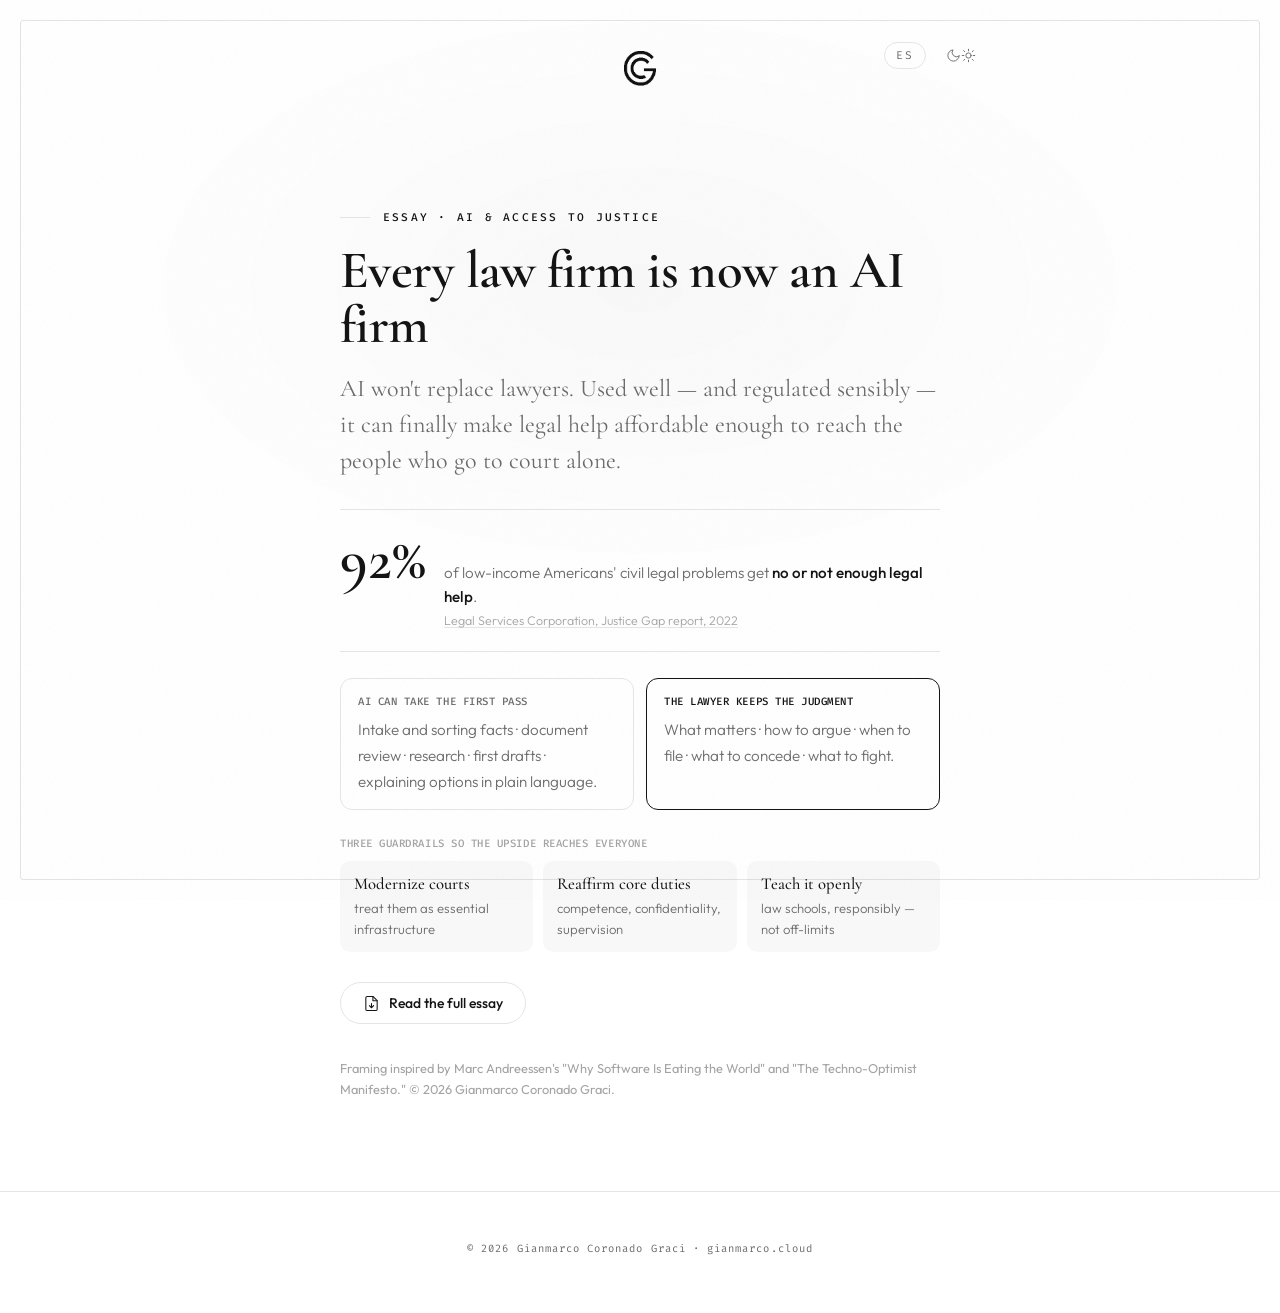
<file: ai-justice/index.html>
<!DOCTYPE html>
<html lang="en">
<head>
<meta http-equiv="Content-Security-Policy" content="default-src 'none'; script-src 'unsafe-inline'; style-src 'self' 'unsafe-inline'; font-src 'self'; img-src 'self' data:; connect-src 'none'; frame-src 'none'; object-src 'none'; base-uri 'self'; form-action 'self';">
<meta http-equiv="X-Frame-Options" content="DENY">
<meta name="referrer" content="strict-origin-when-cross-origin">
<meta charset="UTF-8">
<meta name="viewport" content="width=device-width, initial-scale=1.0">
<script>try{if(window.top!==window.self){window.top.location.replace(window.self.location.href)}}catch(e){}</script>
<title>Every law firm is now an AI firm — Gianmarco Coronado Graci</title>
<meta name="description" content="AI won't replace lawyers — used well, it can help close the justice gap. A short essay on AI, access to justice, and the rules that should govern legal technology. By Gianmarco Coronado Graci.">
<link rel="stylesheet" href="/fonts.css">
<link rel="stylesheet" href="/assets/site.css?v=2">
<link rel="icon" href="/favicon.ico" sizes="any">
<link rel="icon" type="image/png" href="/favicon.png" sizes="64x64">
<meta name="theme-color" media="(prefers-color-scheme: light)" content="#FFFFFF">
<meta name="theme-color" media="(prefers-color-scheme: dark)" content="#0B0B0B">
<meta property="og:type" content="article">
<meta property="og:title" content="Every law firm is now an AI firm">
<meta property="og:description" content="AI won't replace lawyers — used well, it can help close the justice gap. A short essay on AI, access to justice, and the rules that should govern legal technology.">
<meta property="og:url" content="https://www.gianmarco.cloud/ai-justice/">
<meta property="og:image" content="https://www.gianmarco.cloud/assets/og-essay.png">
<meta property="og:image:alt" content="Every law firm is now an AI firm — AI &amp; the access-to-justice gap">
<meta property="og:image:type" content="image/png">
<meta property="og:image:width" content="1200">
<meta property="og:image:height" content="630">
<meta property="og:locale" content="en_US">
<meta property="og:locale:alternate" content="es_MX">
<meta name="twitter:card" content="summary_large_image">
<meta name="twitter:title" content="Every law firm is now an AI firm">
<meta name="twitter:description" content="AI won't replace lawyers — used well, it can help close the justice gap.">
<meta name="twitter:image" content="https://www.gianmarco.cloud/assets/og-essay.png">
<link rel="canonical" href="https://www.gianmarco.cloud/ai-justice/">
<link rel="alternate" hreflang="en" href="https://www.gianmarco.cloud/ai-justice/">
<link rel="alternate" hreflang="es" href="https://www.gianmarco.cloud/es/ia-justicia/">
<link rel="alternate" hreflang="x-default" href="https://www.gianmarco.cloud/ai-justice/">
<script type="application/ld+json">
{
  "@context": "https://schema.org",
  "@type": "Article",
  "headline": "Every law firm is now an AI firm",
  "inLanguage": "en",
  "url": "https://www.gianmarco.cloud/ai-justice/",
  "mainEntityOfPage": "https://www.gianmarco.cloud/ai-justice/",
  "image": "https://www.gianmarco.cloud/assets/og-essay.png",
  "datePublished": "2026-06-19",
  "dateModified": "2026-06-19",
  "author": {"@type": "Person", "name": "Gianmarco Coronado Graci", "url": "https://www.gianmarco.cloud"},
  "publisher": {"@type": "Person", "name": "Gianmarco Coronado Graci", "url": "https://www.gianmarco.cloud"},
  "about": ["Artificial Intelligence", "Access to Justice", "Legal Technology", "Legal Profession", "AI Governance"]
}
</script>
<script>(function(){var d=window.matchMedia&&window.matchMedia('(prefers-color-scheme: dark)').matches;document.documentElement.dataset.theme=d?'dark':'light';})();</script>
<style>
.ess{position:relative;z-index:3;max-width:680px;margin:0 auto;padding:118px 40px 92px}
.ess .kick{font:500 .7rem var(--mono);letter-spacing:.2em;text-transform:uppercase;color:var(--accent);margin-bottom:18px;display:flex;align-items:center;gap:13px}
.ess .kick::before{content:"";height:1px;width:30px;background:var(--border)}
.ess h1{font-family:var(--serif);font-weight:600;letter-spacing:-.01em;font-size:clamp(2.2rem,5.4vw,3.3rem);line-height:1.05;color:var(--text);margin:0 0 18px}
.thesis{font-family:var(--serif);font-weight:400;font-size:clamp(1.24rem,2.7vw,1.5rem);line-height:1.5;color:var(--muted);margin:0 0 30px;max-width:60ch}
.stat{display:flex;gap:18px;align-items:baseline;padding:20px 0;border-top:1px solid var(--border);border-bottom:1px solid var(--border);margin-bottom:26px}
.statnum{font-family:var(--serif);font-weight:600;font-size:clamp(2.8rem,9vw,3.7rem);line-height:1;color:var(--text);flex:none}
.statlab{font:300 .95rem/1.55 var(--sans);color:var(--muted)}
.statlab strong{font-weight:500;color:var(--text)}
.statlab .src{display:block;font-size:.78rem;color:var(--faint);margin-top:3px}
.statlab .src a{color:var(--faint);text-decoration:underline;text-decoration-color:var(--border);text-underline-offset:2px}
.statlab .src a:hover{color:var(--muted)}
.split{display:grid;grid-template-columns:1fr 1fr;gap:12px;margin-bottom:26px}
.split .col{border:1px solid var(--border);border-radius:12px;padding:15px 17px}
.split .col.on{border:1.5px solid var(--text)}
.collab{font:500 .67rem var(--mono);letter-spacing:.05em;text-transform:uppercase;color:var(--muted);margin-bottom:9px}
.split .col.on .collab{color:var(--text)}
.split .col p{font:300 .95rem/1.7 var(--sans);color:var(--muted);margin:0}
.grd{margin-bottom:30px}
.glab{font:500 .67rem var(--mono);letter-spacing:.05em;text-transform:uppercase;color:var(--faint);margin-bottom:11px}
.gcards{display:grid;grid-template-columns:repeat(3,1fr);gap:10px}
.gc{background:rgba(128,128,128,.06);border-radius:10px;padding:13px 14px}
.gc strong{display:block;font:500 1.04rem var(--serif);color:var(--text);margin-bottom:3px}
.gc span{font:300 .82rem/1.45 var(--sans);color:var(--muted)}
.readfull{display:inline-flex;align-items:center;gap:9px;font:500 14px var(--sans);color:var(--text);border:1px solid var(--border);border-radius:999px;padding:11px 22px;text-decoration:none;transition:border-color .3s,background .3s}
.readfull:hover{border-color:var(--accent);background:rgba(128,128,128,.05)}
.readfull svg{width:17px;height:17px;flex:none}
.essnote{font:400 .8rem/1.6 var(--sans);color:var(--faint);margin-top:34px}
@media (max-width:560px){.ess{padding:80px 22px 64px}.split,.gcards{grid-template-columns:1fr}.stat{flex-direction:column;gap:8px}}
</style>
</head>
<body>
<div class="frame"></div>

<header class="page-head">
  <div class="page-ctrls">
    <a class="page-lang" href="/es/ia-justicia/" hreflang="es" lang="es">ES</a>
    <button class="ctl" type="button" onclick="toggleTheme()" aria-label="Toggle theme">
      <svg class="icon-moon" viewBox="0 0 24 24" fill="none" stroke="currentColor" stroke-width="1.5" stroke-linecap="round" stroke-linejoin="round"><path d="M21 12.79A9 9 0 1 1 11.21 3 7 7 0 0 0 21 12.79z"/></svg>
      <svg class="icon-sun" viewBox="0 0 24 24" fill="none" stroke="currentColor" stroke-width="1.5" stroke-linecap="round" stroke-linejoin="round"><circle cx="12" cy="12" r="4.2"/><path d="M12 2v2.5M12 19.5V22M4.22 4.22l1.77 1.77M18.01 18.01l1.77 1.77M2 12h2.5M19.5 12H22M4.22 19.78l1.77-1.77M18.01 5.99l1.77-1.77"/></svg>
    </button>
  </div>
  <a class="page-mark" href="/" aria-label="Gianmarco Coronado Graci — home">
    <img src="/assets/monogram.png" alt="GCG monogram" width="46" height="41">
  </a>
</header>

<main class="ess">
  <p class="kick">Essay · AI &amp; access to justice</p>
  <h1>Every law firm is now an AI firm</h1>
  <p class="thesis">AI won't replace lawyers. Used well — and regulated sensibly — it can finally make legal help affordable enough to reach the people who go to court alone.</p>

  <div class="stat">
    <div class="statnum">92%</div>
    <div class="statlab">of low-income Americans' civil legal problems get <strong>no or not enough legal help</strong>.<span class="src"><a href="https://justicegap.lsc.gov/resource/2022-justice-gap-report/" target="_blank" rel="noopener noreferrer">Legal Services Corporation, Justice Gap report, 2022</a></span></div>
  </div>

  <div class="split">
    <div class="col">
      <div class="collab">AI can take the first pass</div>
      <p>Intake and sorting facts · document review · research · first drafts · explaining options in plain language.</p>
    </div>
    <div class="col on">
      <div class="collab">The lawyer keeps the judgment</div>
      <p>What matters · how to argue · when to file · what to concede · what to fight.</p>
    </div>
  </div>

  <div class="grd">
    <div class="glab">Three guardrails so the upside reaches everyone</div>
    <div class="gcards">
      <div class="gc"><strong>Modernize courts</strong><span>treat them as essential infrastructure</span></div>
      <div class="gc"><strong>Reaffirm core duties</strong><span>competence, confidentiality, supervision</span></div>
      <div class="gc"><strong>Teach it openly</strong><span>law schools, responsibly — not off-limits</span></div>
    </div>
  </div>

  <p>
    <a class="readfull" href="/ai-justice/every-law-firm-is-an-ai-firm.pdf">
      <svg viewBox="0 0 24 24" fill="none" stroke="currentColor" stroke-width="1.5" stroke-linecap="round" stroke-linejoin="round"><path d="M14 2H6a2 2 0 0 0-2 2v16a2 2 0 0 0 2 2h12a2 2 0 0 0 2-2V8z"/><path d="M14 2v6h6"/><path d="M12 18v-6M9 15l3 3 3-3"/></svg>
      Read the full essay
    </a>
  </p>

  <p class="essnote">Framing inspired by Marc Andreessen's "Why Software Is Eating the World" and "The Techno-Optimist Manifesto." &copy; <span id="yr">2026</span> Gianmarco Coronado Graci.</p>
</main>

<footer>
  <p class="foot-copy">&copy; <span id="yr2">2026</span> Gianmarco Coronado Graci · <a href="/">gianmarco.cloud</a></p>
</footer>

<script>
  function toggleTheme(){var r=document.documentElement;r.dataset.theme=r.dataset.theme==='dark'?'light':'dark';}
  (function(){var y=new Date().getFullYear();var a=document.getElementById('yr'),b=document.getElementById('yr2');if(a)a.textContent=y;if(b)b.textContent=y;})();
</script>
</body>
</html>
</file>
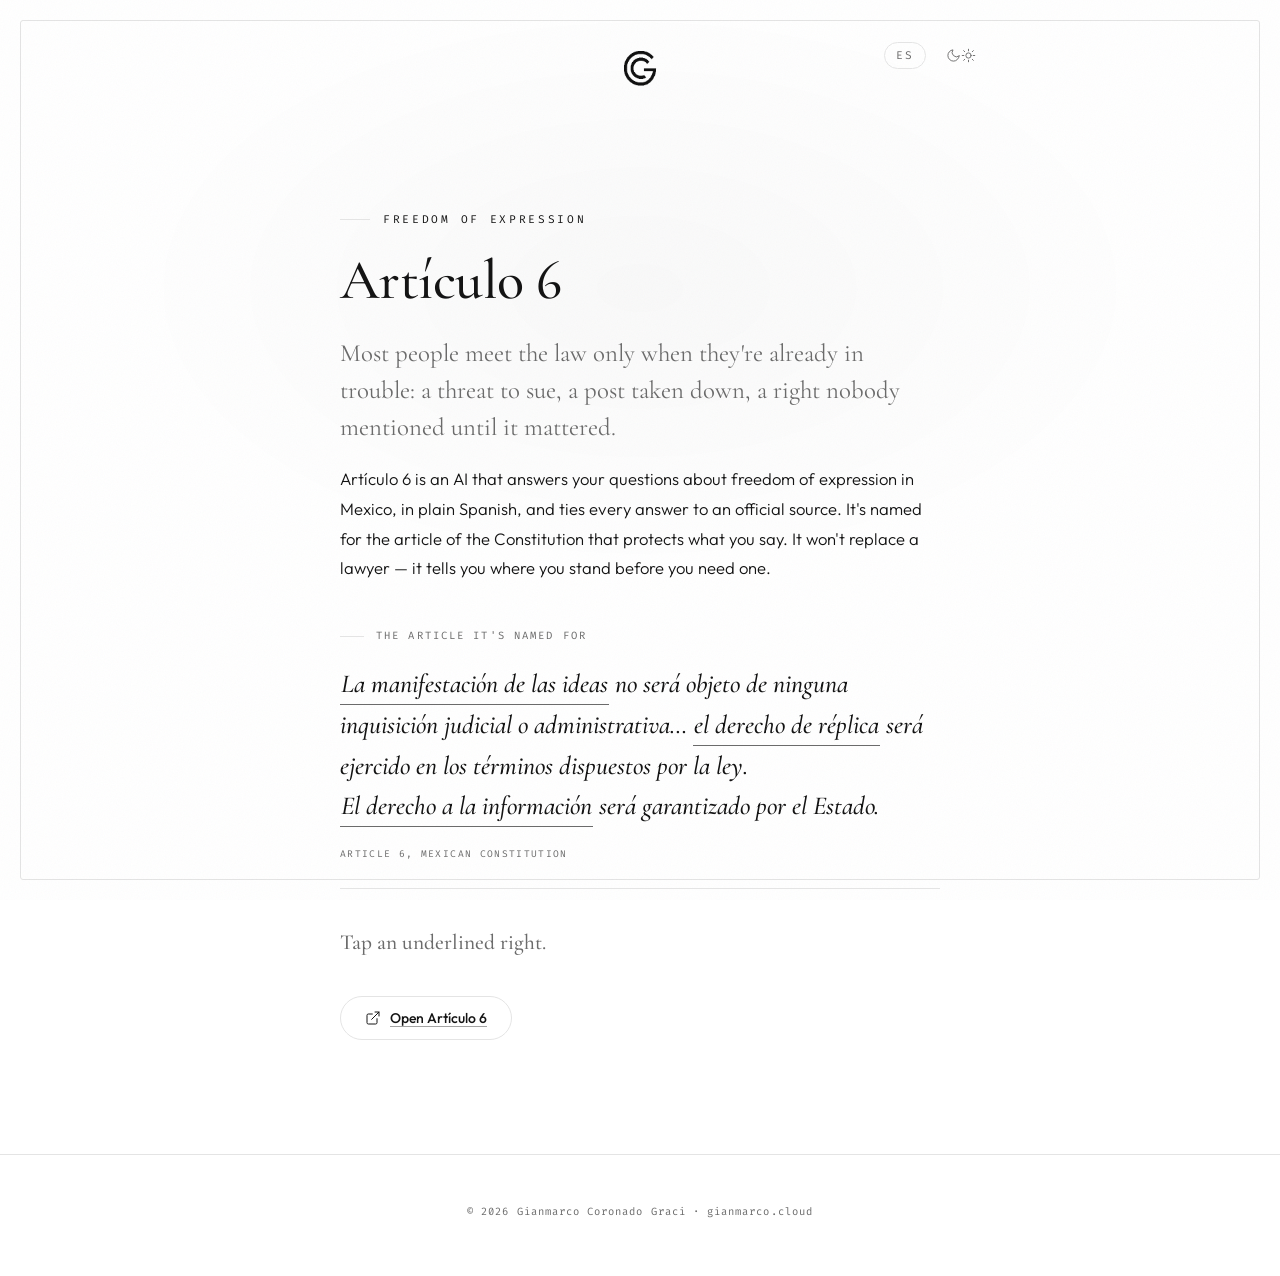
<file: articulo6/index.html>
<!DOCTYPE html>
<html lang="en">
<head>
<meta http-equiv="Content-Security-Policy" content="default-src 'none'; script-src 'unsafe-inline'; style-src 'self' 'unsafe-inline'; font-src 'self'; img-src 'self' data:; connect-src 'none'; frame-src 'none'; object-src 'none'; base-uri 'self'; form-action 'self';">
<meta http-equiv="X-Frame-Options" content="DENY">
<meta name="referrer" content="strict-origin-when-cross-origin">
<meta charset="UTF-8">
<meta name="viewport" content="width=device-width, initial-scale=1.0">
<script>try{if(window.top!==window.self){window.top.location.replace(window.self.location.href)}}catch(e){}</script>
<title>Artículo 6 — freedom-of-expression AI for Mexico — Gianmarco Coronado Graci</title>
<meta name="description" content="Artículo 6 is an AI that answers questions about freedom of expression in Mexico in plain Spanish, grounded in official sources. A lipp.legal product, introduced by Gianmarco Coronado Graci.">
<link rel="stylesheet" href="/fonts.css">
<link rel="stylesheet" href="/assets/site.css?v=2">
<link rel="icon" href="/favicon.ico" sizes="any">
<link rel="icon" type="image/png" href="/favicon.png" sizes="64x64">
<meta name="theme-color" media="(prefers-color-scheme: light)" content="#FFFFFF">
<meta name="theme-color" media="(prefers-color-scheme: dark)" content="#0B0B0B">
<meta property="og:type" content="website">
<meta property="og:title" content="Artículo 6 — freedom of expression, answered">
<meta property="og:description" content="An AI that answers questions about freedom of expression in Mexico in plain Spanish, grounded in official sources. A lipp.legal product.">
<meta property="og:url" content="https://www.gianmarco.cloud/articulo6/">
<meta property="og:image" content="https://www.gianmarco.cloud/assets/og-articulo6.png">
<meta property="og:image:alt" content="Artículo 6 — freedom-of-expression AI for Mexico">
<meta property="og:image:type" content="image/png">
<meta property="og:image:width" content="1200">
<meta property="og:image:height" content="630">
<meta property="og:locale" content="en_US">
<meta property="og:locale:alternate" content="es_MX">
<meta name="twitter:card" content="summary_large_image">
<meta name="twitter:title" content="Artículo 6 — freedom of expression, answered">
<meta name="twitter:description" content="An AI that answers questions about freedom of expression in Mexico in plain Spanish, grounded in official sources.">
<meta name="twitter:image" content="https://www.gianmarco.cloud/assets/og-articulo6.png">
<link rel="canonical" href="https://www.gianmarco.cloud/articulo6/">
<link rel="alternate" hreflang="en" href="https://www.gianmarco.cloud/articulo6/">
<link rel="alternate" hreflang="es" href="https://www.gianmarco.cloud/es/articulo6/">
<link rel="alternate" hreflang="x-default" href="https://www.gianmarco.cloud/articulo6/">
<script type="application/ld+json">
{
  "@context": "https://schema.org",
  "@type": "WebPage",
  "name": "Artículo 6",
  "inLanguage": "en",
  "url": "https://www.gianmarco.cloud/articulo6/",
  "description": "An AI that answers questions about freedom of expression in Mexico in plain Spanish, grounded in official sources. A lipp.legal product.",
  "primaryImageOfPage": "https://www.gianmarco.cloud/assets/og-articulo6.png",
  "author": {"@type": "Person", "name": "Gianmarco Coronado Graci", "url": "https://www.gianmarco.cloud"},
  "about": ["Freedom of Expression", "Mexican Law", "Legal Technology", "Artificial Intelligence"],
  "mainEntity": {
    "@type": "SoftwareApplication",
    "name": "Artículo 6",
    "applicationCategory": "Legal research assistant",
    "operatingSystem": "Web",
    "inLanguage": "es",
    "url": "https://articulo6.com",
    "publisher": {"@type": "Organization", "name": "lipp.legal", "url": "https://lipp.legal"}
  }
}
</script>
<script>(function(){var d=window.matchMedia&&window.matchMedia('(prefers-color-scheme: dark)').matches;document.documentElement.dataset.theme=d?'dark':'light';})();</script>
</head>
<body>
<div class="frame"></div>

<header class="page-head">
  <div class="page-ctrls">
    <a class="page-lang" href="/es/articulo6/" hreflang="es" lang="es">ES</a>
    <button class="ctl" type="button" onclick="toggleTheme()" aria-label="Toggle theme">
      <svg class="icon-moon" viewBox="0 0 24 24" fill="none" stroke="currentColor" stroke-width="1.5" stroke-linecap="round" stroke-linejoin="round"><path d="M21 12.79A9 9 0 1 1 11.21 3 7 7 0 0 0 21 12.79z"/></svg>
      <svg class="icon-sun" viewBox="0 0 24 24" fill="none" stroke="currentColor" stroke-width="1.5" stroke-linecap="round" stroke-linejoin="round"><circle cx="12" cy="12" r="4.2"/><path d="M12 2v2.5M12 19.5V22M4.22 4.22l1.77 1.77M18.01 18.01l1.77 1.77M2 12h2.5M19.5 12H22M4.22 19.78l1.77-1.77M18.01 5.99l1.77-1.77"/></svg>
    </button>
  </div>
  <a class="page-mark" href="/" aria-label="Gianmarco Coronado Graci — home">
    <img src="/assets/monogram.png" alt="GCG monogram" width="46" height="41">
  </a>
</header>

<main class="article">
  <p class="kicker">Freedom of expression</p>
  <h1>Artículo 6</h1>
  <p class="lede">Most people meet the law only when they're already in trouble: a threat to sue, a post taken down, a right nobody mentioned until it mattered.</p>

  <p>Artículo 6 is an AI that answers your questions about freedom of expression in Mexico, in plain Spanish, and ties every answer to an official source. It's named for the article of the Constitution that protects what you say. It won't replace a lawyer — it tells you where you stand before you need one.</p>

  <style>
    .a6art{margin-top:44px}
    .a6art .lead{font-family:var(--mono);font-size:.66rem;letter-spacing:.2em;text-transform:uppercase;color:var(--muted);display:flex;align-items:center;gap:12px;margin-bottom:18px}
    .a6art .lead::before{content:"";height:1px;width:24px;background:var(--border);transition:background var(--tt)}
    .a6art .quote{font-family:var(--serif);font-style:italic;font-weight:400;font-size:clamp(1.3rem,2.7vw,1.62rem);line-height:1.55;color:var(--text)}
    .a6art .ph{font:inherit;color:inherit;background:none;border:0;padding:0 1px;cursor:pointer;border-bottom:1px solid var(--muted);transition:border-color .35s ease,color .35s ease}
    .a6art .ph:hover{border-color:var(--accent)}
    .a6art .ph.on{border-bottom-width:1.5px;border-color:var(--accent);color:var(--accent)}
    .a6art .attr{font-family:var(--mono);font-size:.6rem;letter-spacing:.14em;text-transform:uppercase;color:var(--muted);margin-top:14px}
    .a6art .rev{border-top:1px solid var(--border);margin-top:26px;padding-top:18px;min-height:74px;transition:border-color var(--tt)}
    .a6art .revk{font-family:var(--mono);font-size:.6rem;letter-spacing:.2em;text-transform:uppercase;color:var(--muted);margin-bottom:8px;min-height:12px}
    .a6art .revt{font-family:var(--serif);font-weight:500;font-size:clamp(1.18rem,2.4vw,1.34rem);line-height:1.4;color:var(--muted);margin:0;transition:opacity .35s ease,color var(--tt)}
    .a6art .revt.on{color:var(--text)}
    .launch{display:inline-flex;align-items:center;gap:9px;font:500 14px var(--sans);color:var(--text);border:1px solid var(--border);border-radius:999px;padding:12px 24px;text-decoration:none;transition:border-color .3s,background .3s}
    .launch:hover{border-color:var(--accent);background:rgba(128,128,128,.05)}
    .launch svg{width:16px;height:16px;flex:none;transition:transform .3s}
    .launch:hover svg{transform:translate(2px,-2px)}
  </style>

  <div class="a6art">
    <p class="lead">The article it's named for</p>
    <p class="quote" lang="es"><button class="ph" data-g="expr">La manifestación de las ideas</button> no será objeto de ninguna inquisición judicial o administrativa… <button class="ph" data-g="rep">el derecho de réplica</button> será ejercido en los términos dispuestos por la ley. <button class="ph" data-g="inf">El derecho a la información</button> será garantizado por el Estado.</p>
    <p class="attr">Article 6, Mexican Constitution</p>
    <div class="rev" aria-live="polite">
      <p class="revk" id="revk"></p>
      <p class="revt" id="revt">Tap an underlined right.</p>
    </div>
  </div>

  <p style="margin-top:34px">
    <a class="launch" href="https://articulo6.com" target="_blank" rel="noopener noreferrer">
      <svg viewBox="0 0 24 24" fill="none" stroke="currentColor" stroke-width="1.5" stroke-linecap="round" stroke-linejoin="round"><path d="M18 13v6a2 2 0 0 1-2 2H5a2 2 0 0 1-2-2V8a2 2 0 0 1 2-2h6"/><path d="M15 3h6v6"/><path d="M10 14 21 3"/></svg>
      Open Artículo 6
    </a>
  </p>
</main>

<footer>
  <p class="foot-copy">&copy; <span id="yr">2026</span> Gianmarco Coronado Graci · <a href="/">gianmarco.cloud</a></p>
</footer>

<script>
  function toggleTheme(){var r=document.documentElement;r.dataset.theme=r.dataset.theme==='dark'?'light':'dark';}
  (function(){var y=document.getElementById('yr');if(y)y.textContent=new Date().getFullYear();})();
  (function(){
    var G={expr:"How far your freedom of expression reaches, and where its limits begin.",
           rep:"What you can do when a media outlet publishes something false about you.",
           inf:"What information the State owes you, and how to ask for it."};
    var phs=document.querySelectorAll('.a6art .ph');
    var revk=document.getElementById('revk'), revt=document.getElementById('revt');
    phs.forEach(function(p){p.addEventListener('click',function(){
      phs.forEach(function(x){x.classList.remove('on')});p.classList.add('on');
      var g=G[p.getAttribute('data-g')];
      revt.style.opacity=0;
      setTimeout(function(){revk.textContent='You can ask';revt.textContent=g;revt.classList.add('on');revt.style.opacity=1;},160);
    });});
  })();
</script>
</body>
</html>
</file>
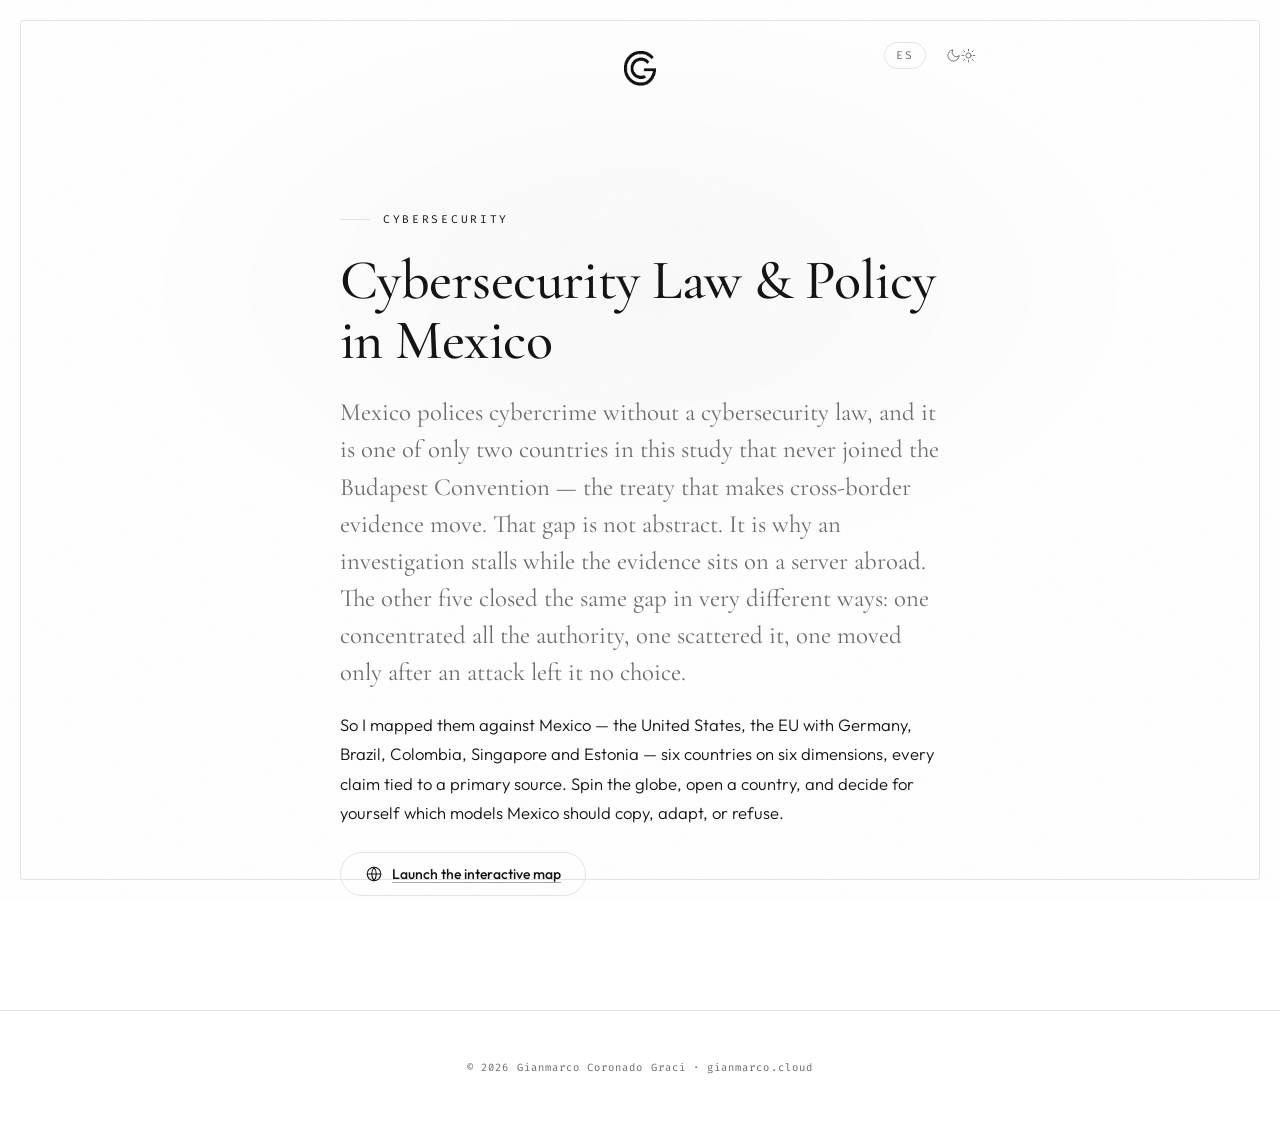
<file: cyber/index.html>
<!DOCTYPE html>
<html lang="en">
<head>
<meta http-equiv="Content-Security-Policy" content="default-src 'none'; script-src 'unsafe-inline'; style-src 'self' 'unsafe-inline'; font-src 'self'; img-src 'self' data:; connect-src 'none'; frame-src 'none'; object-src 'none'; base-uri 'self'; form-action 'self';">
<meta http-equiv="X-Frame-Options" content="DENY">
<meta name="referrer" content="strict-origin-when-cross-origin">
<meta charset="UTF-8">
<meta name="viewport" content="width=device-width, initial-scale=1.0">
<script>try{if(window.top!==window.self){window.top.location.replace(window.self.location.href)}}catch(e){}</script>
<title>Cybersecurity Law &amp; Policy in Mexico — Gianmarco Coronado Graci</title>
<meta name="description" content="Cybersecurity law and policy in Mexico and Latin America: data protection, incident response, critical infrastructure, and digital rights. By Gianmarco Coronado Graci, a Mexican lawyer (Stanford JSM &amp; MPP).">
<link rel="stylesheet" href="/fonts.css">
<link rel="stylesheet" href="/assets/site.css?v=2">
<link rel="icon" href="/favicon.ico" sizes="any">
<link rel="icon" type="image/png" href="/favicon.png" sizes="64x64">
<meta name="theme-color" media="(prefers-color-scheme: light)" content="#FFFFFF">
<meta name="theme-color" media="(prefers-color-scheme: dark)" content="#0B0B0B">
<meta property="og:type" content="article">
<meta property="og:title" content="Cybersecurity Law &amp; Policy in Mexico">
<meta property="og:description" content="Cybersecurity law and policy in Mexico and Latin America: data protection, incident response, critical infrastructure, and digital rights.">
<meta property="og:url" content="https://www.gianmarco.cloud/cyber/">
<meta property="og:image" content="https://www.gianmarco.cloud/assets/og-cyber.png">
<meta property="og:image:alt" content="Cyber Lessons for Mexico — interactive map of six jurisdictions">
<meta property="og:image:type" content="image/png">
<meta property="og:image:width" content="1200">
<meta property="og:image:height" content="630">
<meta property="og:locale" content="en_US">
<meta property="og:locale:alternate" content="es_MX">
<meta name="twitter:card" content="summary_large_image">
<meta name="twitter:title" content="Cybersecurity Law &amp; Policy in Mexico">
<meta name="twitter:description" content="Cybersecurity law and policy in Mexico and Latin America: data protection, incident response, critical infrastructure, and digital rights.">
<meta name="twitter:image" content="https://www.gianmarco.cloud/assets/og-cyber.png">
<link rel="canonical" href="https://www.gianmarco.cloud/cyber/">
<link rel="alternate" hreflang="en" href="https://www.gianmarco.cloud/cyber/">
<link rel="alternate" hreflang="es" href="https://www.gianmarco.cloud/es/ciberseguridad/">
<link rel="alternate" hreflang="x-default" href="https://www.gianmarco.cloud/cyber/">
<script type="application/ld+json">
{
  "@context": "https://schema.org",
  "@type": "Article",
  "headline": "Cybersecurity Law & Policy in Mexico",
  "inLanguage": "en",
  "url": "https://www.gianmarco.cloud/cyber/",
  "mainEntityOfPage": "https://www.gianmarco.cloud/cyber/",
  "image": "https://www.gianmarco.cloud/assets/og-cyber.png",
  "datePublished": "2026-06-18",
  "dateModified": "2026-06-18",
  "author": {"@type": "Person", "name": "Gianmarco Coronado Graci", "url": "https://www.gianmarco.cloud"},
  "publisher": {"@type": "Person", "name": "Gianmarco Coronado Graci", "url": "https://www.gianmarco.cloud"},
  "about": ["Cybersecurity Law", "Cybersecurity Policy", "Data Protection", "Privacy Law", "Critical Infrastructure", "Mexico", "Latin America"]
}
</script>
<script type="application/ld+json">
{
  "@context": "https://schema.org",
  "@type": "BreadcrumbList",
  "itemListElement": [
    {"@type": "ListItem", "position": 1, "name": "Home", "item": "https://www.gianmarco.cloud/"},
    {"@type": "ListItem", "position": 2, "name": "Cybersecurity", "item": "https://www.gianmarco.cloud/cyber/"}
  ]
}
</script>
<script>(function(){var d=window.matchMedia&&window.matchMedia('(prefers-color-scheme: dark)').matches;document.documentElement.dataset.theme=d?'dark':'light';})();</script>
</head>
<body>
<div class="frame"></div>

<header class="page-head">
  <div class="page-ctrls">
    <a class="page-lang" href="/es/ciberseguridad/" hreflang="es" lang="es">ES</a>
    <button class="ctl" type="button" onclick="toggleTheme()" aria-label="Toggle theme">
      <svg class="icon-moon" viewBox="0 0 24 24" fill="none" stroke="currentColor" stroke-width="1.5" stroke-linecap="round" stroke-linejoin="round"><path d="M21 12.79A9 9 0 1 1 11.21 3 7 7 0 0 0 21 12.79z"/></svg>
      <svg class="icon-sun" viewBox="0 0 24 24" fill="none" stroke="currentColor" stroke-width="1.5" stroke-linecap="round" stroke-linejoin="round"><circle cx="12" cy="12" r="4.2"/><path d="M12 2v2.5M12 19.5V22M4.22 4.22l1.77 1.77M18.01 18.01l1.77 1.77M2 12h2.5M19.5 12H22M4.22 19.78l1.77-1.77M18.01 5.99l1.77-1.77"/></svg>
    </button>
  </div>
  <a class="page-mark" href="/" aria-label="Gianmarco Coronado Graci — home">
    <img src="/assets/monogram.png" alt="GCG monogram" width="46" height="41">
  </a>
</header>

<main class="article">
  <p class="kicker">Cybersecurity</p>
  <h1>Cybersecurity Law &amp; Policy in Mexico</h1>
  <p class="lede">Mexico polices cybercrime without a cybersecurity law, and it is one of only two countries in this study that never joined the Budapest Convention — the treaty that makes cross-border evidence move. That gap is not abstract. It is why an investigation stalls while the evidence sits on a server abroad. The other five closed the same gap in very different ways: one concentrated all the authority, one scattered it, one moved only after an attack left it no choice.</p>

  <p>So I mapped them against Mexico — the United States, the EU with Germany, Brazil, Colombia, Singapore and Estonia — six countries on six dimensions, every claim tied to a primary source. Spin the globe, open a country, and decide for yourself which models Mexico should copy, adapt, or refuse.</p>

  <style>.launch{display:inline-flex;align-items:center;gap:9px;font:500 14px var(--sans);color:var(--text);border:1px solid var(--border);border-radius:999px;padding:12px 24px;text-decoration:none;transition:border-color .3s,background .3s}.launch:hover{border-color:var(--accent);background:rgba(128,128,128,.05)}.launch svg{width:18px;height:18px;flex:none}</style>
  <p style="margin-top:24px">
    <a class="launch" href="/cyber/map/">
      <svg viewBox="0 0 24 24" fill="none" stroke="currentColor" stroke-width="1.5" stroke-linecap="round" stroke-linejoin="round"><circle cx="12" cy="12" r="9"/><path d="M3 12h18"/><path d="M12 3a15 15 0 0 1 0 18M12 3a15 15 0 0 0 0 18"/></svg>
      Launch the interactive map
    </a>
  </p>
</main>

<footer>
  <p class="foot-copy">&copy; <span id="yr">2026</span> Gianmarco Coronado Graci · <a href="/">gianmarco.cloud</a></p>
</footer>

<script>
  function toggleTheme(){var r=document.documentElement;r.dataset.theme=r.dataset.theme==='dark'?'light':'dark';}
  (function(){var y=document.getElementById('yr');if(y)y.textContent=new Date().getFullYear();})();
</script>
</body>
</html>
</file>
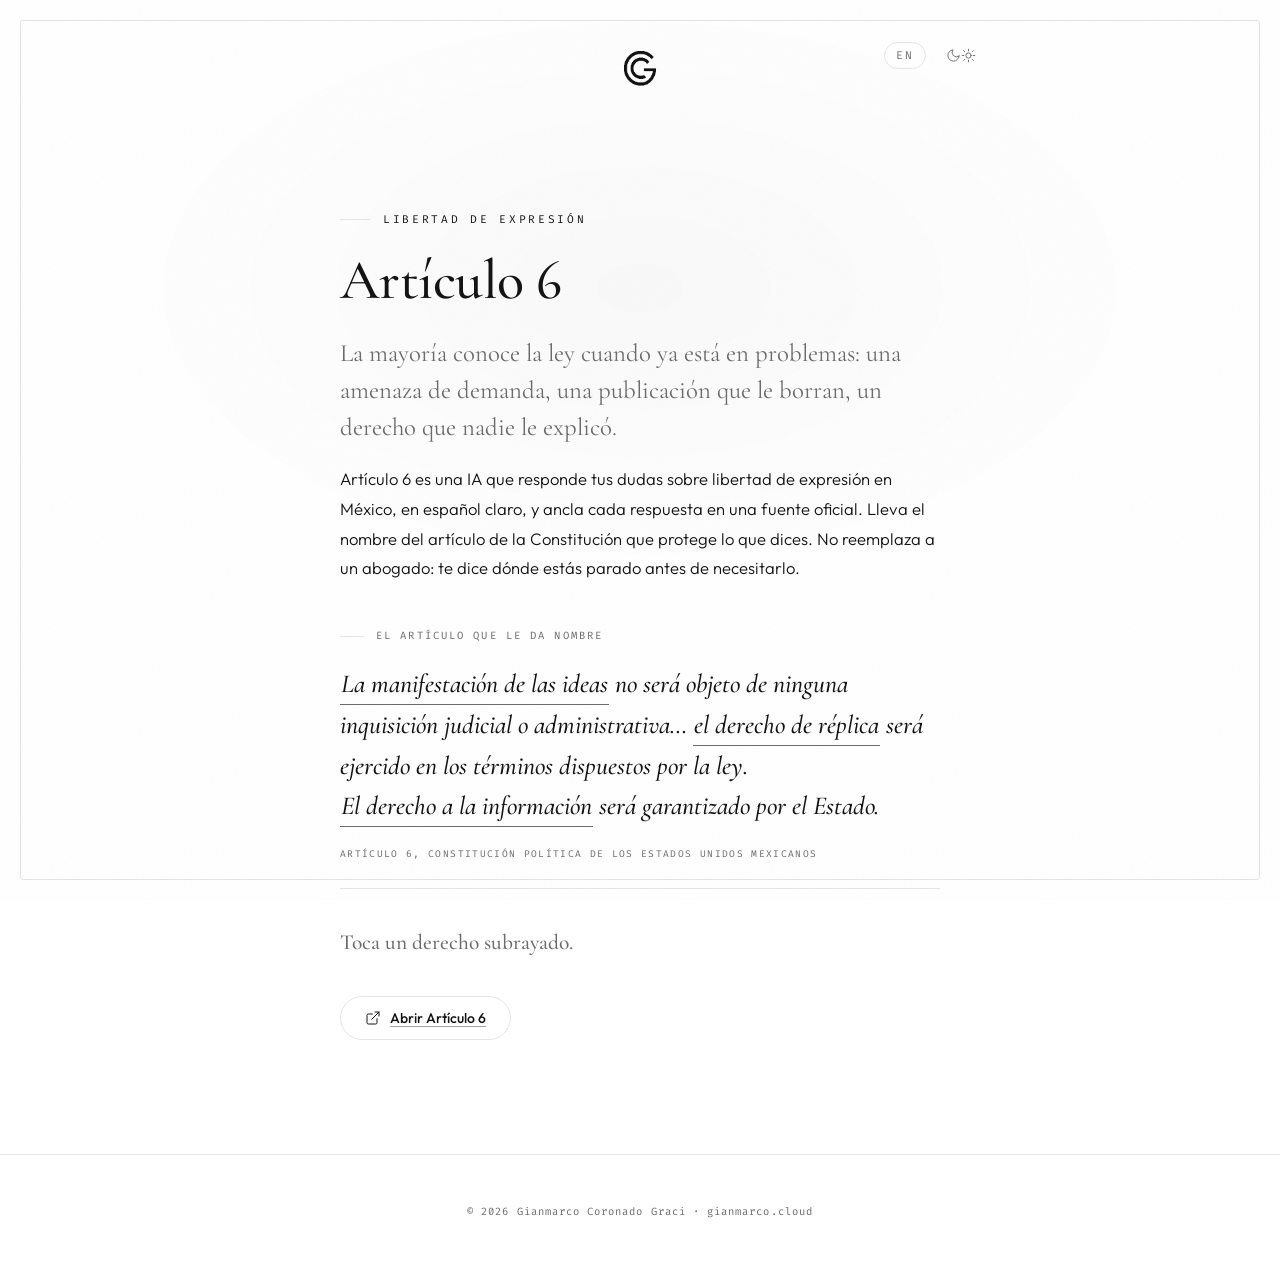
<file: es/articulo6/index.html>
<!DOCTYPE html>
<html lang="es">
<head>
<meta http-equiv="Content-Security-Policy" content="default-src 'none'; script-src 'unsafe-inline'; style-src 'self' 'unsafe-inline'; font-src 'self'; img-src 'self' data:; connect-src 'none'; frame-src 'none'; object-src 'none'; base-uri 'self'; form-action 'self';">
<meta http-equiv="X-Frame-Options" content="DENY">
<meta name="referrer" content="strict-origin-when-cross-origin">
<meta charset="UTF-8">
<meta name="viewport" content="width=device-width, initial-scale=1.0">
<script>try{if(window.top!==window.self){window.top.location.replace(window.self.location.href)}}catch(e){}</script>
<title>Artículo 6 — IA sobre libertad de expresión en México — Gianmarco Coronado Graci</title>
<meta name="description" content="Artículo 6 es una IA que responde tus dudas sobre libertad de expresión en México, en español claro y con fuentes oficiales. Un producto de lipp.legal.">
<link rel="stylesheet" href="/fonts.css">
<link rel="stylesheet" href="/assets/site.css?v=2">
<link rel="icon" href="/favicon.ico" sizes="any">
<link rel="icon" type="image/png" href="/favicon.png" sizes="64x64">
<meta name="theme-color" media="(prefers-color-scheme: light)" content="#FFFFFF">
<meta name="theme-color" media="(prefers-color-scheme: dark)" content="#0B0B0B">
<meta property="og:type" content="website">
<meta property="og:title" content="Artículo 6 — libertad de expresión, respondida">
<meta property="og:description" content="Una IA que responde tus dudas sobre libertad de expresión en México, en español claro y con fuentes oficiales. Un producto de lipp.legal.">
<meta property="og:url" content="https://www.gianmarco.cloud/es/articulo6/">
<meta property="og:image" content="https://www.gianmarco.cloud/assets/og-articulo6-es.png">
<meta property="og:image:alt" content="Artículo 6 — IA sobre libertad de expresión en México">
<meta property="og:image:type" content="image/png">
<meta property="og:image:width" content="1200">
<meta property="og:image:height" content="630">
<meta property="og:locale" content="es_MX">
<meta property="og:locale:alternate" content="en_US">
<meta name="twitter:card" content="summary_large_image">
<meta name="twitter:title" content="Artículo 6 — libertad de expresión, respondida">
<meta name="twitter:description" content="Una IA que responde tus dudas sobre libertad de expresión en México, en español claro y con fuentes oficiales.">
<meta name="twitter:image" content="https://www.gianmarco.cloud/assets/og-articulo6-es.png">
<link rel="canonical" href="https://www.gianmarco.cloud/es/articulo6/">
<link rel="alternate" hreflang="en" href="https://www.gianmarco.cloud/articulo6/">
<link rel="alternate" hreflang="es" href="https://www.gianmarco.cloud/es/articulo6/">
<link rel="alternate" hreflang="x-default" href="https://www.gianmarco.cloud/articulo6/">
<script type="application/ld+json">
{
  "@context": "https://schema.org",
  "@type": "WebPage",
  "name": "Artículo 6",
  "inLanguage": "es",
  "url": "https://www.gianmarco.cloud/es/articulo6/",
  "description": "Una IA que responde tus dudas sobre libertad de expresión en México, en español claro y con fuentes oficiales. Un producto de lipp.legal.",
  "primaryImageOfPage": "https://www.gianmarco.cloud/assets/og-articulo6-es.png",
  "author": {"@type": "Person", "name": "Gianmarco Coronado Graci", "url": "https://www.gianmarco.cloud"},
  "about": ["Libertad de Expresión", "Derecho Mexicano", "Tecnología Jurídica", "Inteligencia Artificial"],
  "mainEntity": {
    "@type": "SoftwareApplication",
    "name": "Artículo 6",
    "applicationCategory": "Asistente de investigación jurídica",
    "operatingSystem": "Web",
    "inLanguage": "es",
    "url": "https://articulo6.com",
    "publisher": {"@type": "Organization", "name": "lipp.legal", "url": "https://lipp.legal"}
  }
}
</script>
<script>(function(){var d=window.matchMedia&&window.matchMedia('(prefers-color-scheme: dark)').matches;document.documentElement.dataset.theme=d?'dark':'light';})();</script>
</head>
<body>
<div class="frame"></div>

<header class="page-head">
  <div class="page-ctrls">
    <a class="page-lang" href="/articulo6/" hreflang="en" lang="en">EN</a>
    <button class="ctl" type="button" onclick="toggleTheme()" aria-label="Cambiar tema">
      <svg class="icon-moon" viewBox="0 0 24 24" fill="none" stroke="currentColor" stroke-width="1.5" stroke-linecap="round" stroke-linejoin="round"><path d="M21 12.79A9 9 0 1 1 11.21 3 7 7 0 0 0 21 12.79z"/></svg>
      <svg class="icon-sun" viewBox="0 0 24 24" fill="none" stroke="currentColor" stroke-width="1.5" stroke-linecap="round" stroke-linejoin="round"><circle cx="12" cy="12" r="4.2"/><path d="M12 2v2.5M12 19.5V22M4.22 4.22l1.77 1.77M18.01 18.01l1.77 1.77M2 12h2.5M19.5 12H22M4.22 19.78l1.77-1.77M18.01 5.99l1.77-1.77"/></svg>
    </button>
  </div>
  <a class="page-mark" href="/" aria-label="Gianmarco Coronado Graci — inicio">
    <img src="/assets/monogram.png" alt="Monograma GCG" width="46" height="41">
  </a>
</header>

<main class="article">
  <p class="kicker">Libertad de expresión</p>
  <h1>Artículo 6</h1>
  <p class="lede">La mayoría conoce la ley cuando ya está en problemas: una amenaza de demanda, una publicación que le borran, un derecho que nadie le explicó.</p>

  <p>Artículo 6 es una IA que responde tus dudas sobre libertad de expresión en México, en español claro, y ancla cada respuesta en una fuente oficial. Lleva el nombre del artículo de la Constitución que protege lo que dices. No reemplaza a un abogado: te dice dónde estás parado antes de necesitarlo.</p>

  <style>
    .a6art{margin-top:44px}
    .a6art .lead{font-family:var(--mono);font-size:.66rem;letter-spacing:.2em;text-transform:uppercase;color:var(--muted);display:flex;align-items:center;gap:12px;margin-bottom:18px}
    .a6art .lead::before{content:"";height:1px;width:24px;background:var(--border);transition:background var(--tt)}
    .a6art .quote{font-family:var(--serif);font-style:italic;font-weight:400;font-size:clamp(1.3rem,2.7vw,1.62rem);line-height:1.55;color:var(--text)}
    .a6art .ph{font:inherit;color:inherit;background:none;border:0;padding:0 1px;cursor:pointer;border-bottom:1px solid var(--muted);transition:border-color .35s ease,color .35s ease}
    .a6art .ph:hover{border-color:var(--accent)}
    .a6art .ph.on{border-bottom-width:1.5px;border-color:var(--accent);color:var(--accent)}
    .a6art .attr{font-family:var(--mono);font-size:.6rem;letter-spacing:.14em;text-transform:uppercase;color:var(--muted);margin-top:14px}
    .a6art .rev{border-top:1px solid var(--border);margin-top:26px;padding-top:18px;min-height:74px;transition:border-color var(--tt)}
    .a6art .revk{font-family:var(--mono);font-size:.6rem;letter-spacing:.2em;text-transform:uppercase;color:var(--muted);margin-bottom:8px;min-height:12px}
    .a6art .revt{font-family:var(--serif);font-weight:500;font-size:clamp(1.18rem,2.4vw,1.34rem);line-height:1.4;color:var(--muted);margin:0;transition:opacity .35s ease,color var(--tt)}
    .a6art .revt.on{color:var(--text)}
    .launch{display:inline-flex;align-items:center;gap:9px;font:500 14px var(--sans);color:var(--text);border:1px solid var(--border);border-radius:999px;padding:12px 24px;text-decoration:none;transition:border-color .3s,background .3s}
    .launch:hover{border-color:var(--accent);background:rgba(128,128,128,.05)}
    .launch svg{width:16px;height:16px;flex:none;transition:transform .3s}
    .launch:hover svg{transform:translate(2px,-2px)}
  </style>

  <div class="a6art">
    <p class="lead">El artículo que le da nombre</p>
    <p class="quote"><button class="ph" data-g="expr">La manifestación de las ideas</button> no será objeto de ninguna inquisición judicial o administrativa… <button class="ph" data-g="rep">el derecho de réplica</button> será ejercido en los términos dispuestos por la ley. <button class="ph" data-g="inf">El derecho a la información</button> será garantizado por el Estado.</p>
    <p class="attr">Artículo 6, Constitución Política de los Estados Unidos Mexicanos</p>
    <div class="rev" aria-live="polite">
      <p class="revk" id="revk"></p>
      <p class="revt" id="revt">Toca un derecho subrayado.</p>
    </div>
  </div>

  <p style="margin-top:34px">
    <a class="launch" href="https://articulo6.com" target="_blank" rel="noopener noreferrer">
      <svg viewBox="0 0 24 24" fill="none" stroke="currentColor" stroke-width="1.5" stroke-linecap="round" stroke-linejoin="round"><path d="M18 13v6a2 2 0 0 1-2 2H5a2 2 0 0 1-2-2V8a2 2 0 0 1 2-2h6"/><path d="M15 3h6v6"/><path d="M10 14 21 3"/></svg>
      Abrir Artículo 6
    </a>
  </p>
</main>

<footer>
  <p class="foot-copy">&copy; <span id="yr">2026</span> Gianmarco Coronado Graci · <a href="/">gianmarco.cloud</a></p>
</footer>

<script>
  function toggleTheme(){var r=document.documentElement;r.dataset.theme=r.dataset.theme==='dark'?'light':'dark';}
  (function(){var y=document.getElementById('yr');if(y)y.textContent=new Date().getFullYear();})();
  (function(){
    var G={expr:"Hasta dónde llega tu libertad de expresión, y dónde empiezan sus límites.",
           rep:"Qué puedes hacer cuando un medio publica algo falso o inexacto sobre ti.",
           inf:"Qué información te debe el Estado, y cómo pedirla."};
    var phs=document.querySelectorAll('.a6art .ph');
    var revk=document.getElementById('revk'), revt=document.getElementById('revt');
    phs.forEach(function(p){p.addEventListener('click',function(){
      phs.forEach(function(x){x.classList.remove('on')});p.classList.add('on');
      var g=G[p.getAttribute('data-g')];
      revt.style.opacity=0;
      setTimeout(function(){revk.textContent='Puedes preguntarle';revt.textContent=g;revt.classList.add('on');revt.style.opacity=1;},160);
    });});
  })();
</script>
</body>
</html>
</file>
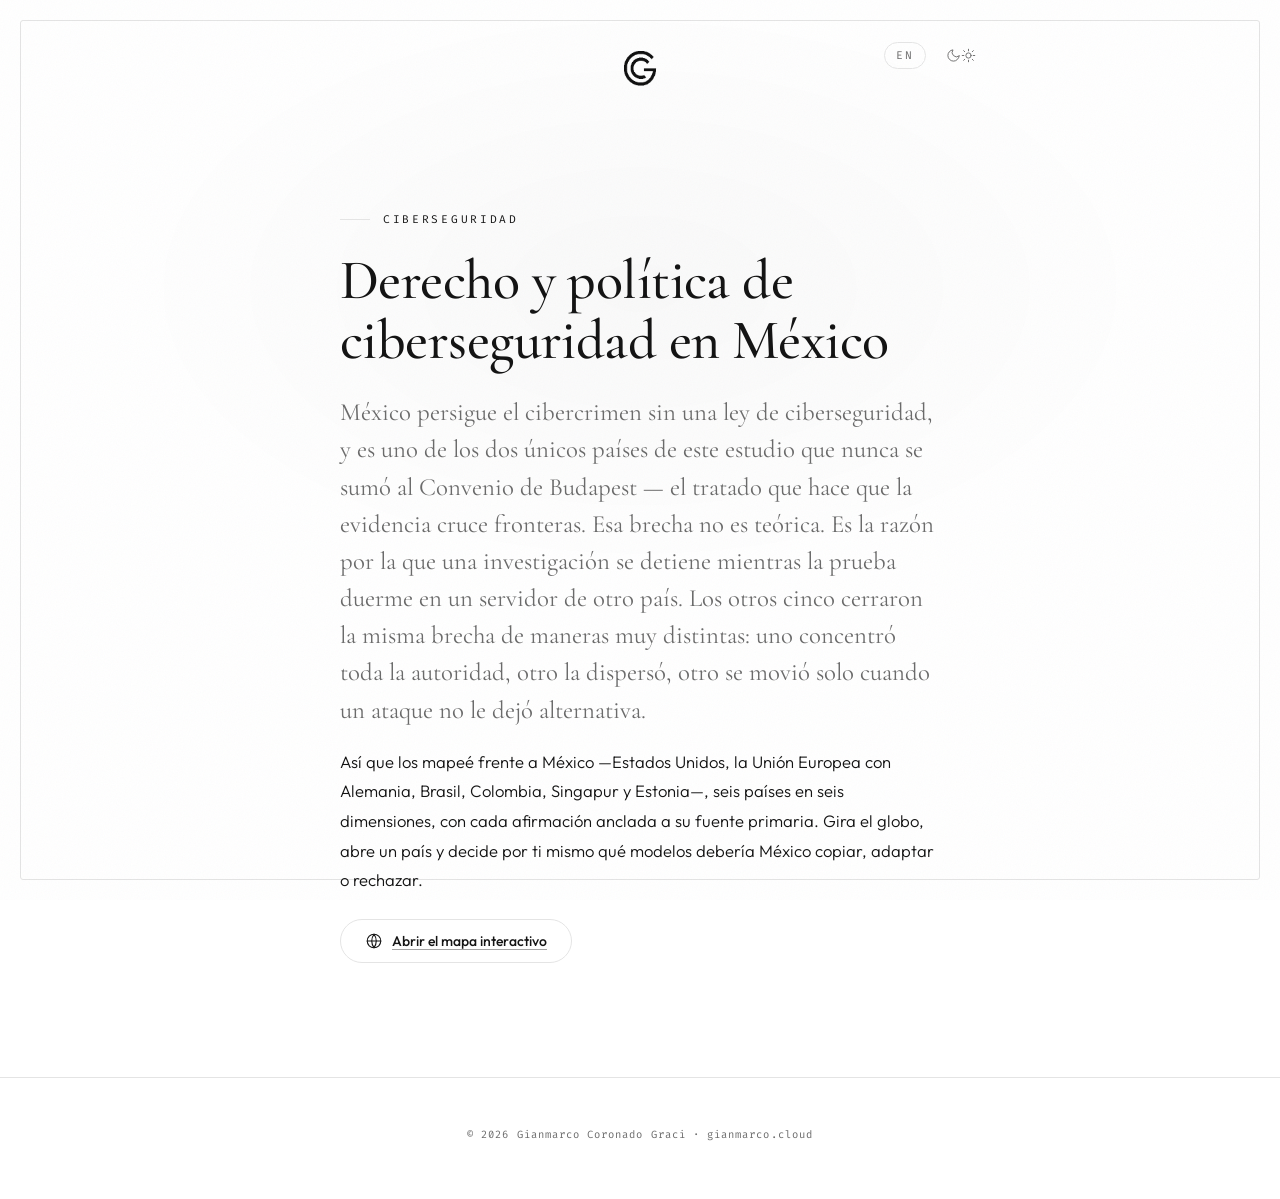
<file: es/ciberseguridad/index.html>
<!DOCTYPE html>
<html lang="es">
<head>
<meta http-equiv="Content-Security-Policy" content="default-src 'none'; script-src 'unsafe-inline'; style-src 'self' 'unsafe-inline'; font-src 'self'; img-src 'self' data:; connect-src 'none'; frame-src 'none'; object-src 'none'; base-uri 'self'; form-action 'self';">
<meta http-equiv="X-Frame-Options" content="DENY">
<meta name="referrer" content="strict-origin-when-cross-origin">
<meta charset="UTF-8">
<meta name="viewport" content="width=device-width, initial-scale=1.0">
<script>try{if(window.top!==window.self){window.top.location.replace(window.self.location.href)}}catch(e){}</script>
<title>Derecho y política de ciberseguridad en México — Gianmarco Coronado Graci</title>
<meta name="description" content="Derecho y política de ciberseguridad en México y América Latina: protección de datos, respuesta a incidentes, infraestructura crítica y derechos digitales. Por Gianmarco Coronado Graci, abogado mexicano (JSM y MPP, Stanford).">
<link rel="stylesheet" href="/fonts.css">
<link rel="stylesheet" href="/assets/site.css?v=2">
<link rel="icon" href="/favicon.ico" sizes="any">
<link rel="icon" type="image/png" href="/favicon.png" sizes="64x64">
<meta name="theme-color" media="(prefers-color-scheme: light)" content="#FFFFFF">
<meta name="theme-color" media="(prefers-color-scheme: dark)" content="#0B0B0B">
<meta property="og:type" content="article">
<meta property="og:title" content="Derecho y política de ciberseguridad en México">
<meta property="og:description" content="Derecho y política de ciberseguridad en México y América Latina: protección de datos, respuesta a incidentes, infraestructura crítica y derechos digitales.">
<meta property="og:url" content="https://www.gianmarco.cloud/es/ciberseguridad/">
<meta property="og:image" content="https://www.gianmarco.cloud/assets/og-cyber-es.png">
<meta property="og:image:alt" content="Lecciones cibernéticas para México — mapa interactivo de seis jurisdicciones">
<meta property="og:image:type" content="image/png">
<meta property="og:image:width" content="1200">
<meta property="og:image:height" content="630">
<meta property="og:locale" content="es_MX">
<meta property="og:locale:alternate" content="en_US">
<meta name="twitter:card" content="summary_large_image">
<meta name="twitter:title" content="Derecho y política de ciberseguridad en México">
<meta name="twitter:description" content="Derecho y política de ciberseguridad en México y América Latina: protección de datos, respuesta a incidentes, infraestructura crítica y derechos digitales.">
<meta name="twitter:image" content="https://www.gianmarco.cloud/assets/og-cyber-es.png">
<link rel="canonical" href="https://www.gianmarco.cloud/es/ciberseguridad/">
<link rel="alternate" hreflang="en" href="https://www.gianmarco.cloud/cyber/">
<link rel="alternate" hreflang="es" href="https://www.gianmarco.cloud/es/ciberseguridad/">
<link rel="alternate" hreflang="x-default" href="https://www.gianmarco.cloud/cyber/">
<script type="application/ld+json">
{
  "@context": "https://schema.org",
  "@type": "Article",
  "headline": "Derecho y política de ciberseguridad en México",
  "inLanguage": "es",
  "url": "https://www.gianmarco.cloud/es/ciberseguridad/",
  "mainEntityOfPage": "https://www.gianmarco.cloud/es/ciberseguridad/",
  "image": "https://www.gianmarco.cloud/assets/og-cyber-es.png",
  "datePublished": "2026-06-18",
  "dateModified": "2026-06-18",
  "author": {"@type": "Person", "name": "Gianmarco Coronado Graci", "url": "https://www.gianmarco.cloud"},
  "publisher": {"@type": "Person", "name": "Gianmarco Coronado Graci", "url": "https://www.gianmarco.cloud"},
  "about": ["Derecho de la ciberseguridad", "Política de ciberseguridad", "Protección de datos", "Privacidad", "Infraestructura crítica", "México", "América Latina"]
}
</script>
<script type="application/ld+json">
{
  "@context": "https://schema.org",
  "@type": "BreadcrumbList",
  "itemListElement": [
    {"@type": "ListItem", "position": 1, "name": "Inicio", "item": "https://www.gianmarco.cloud/"},
    {"@type": "ListItem", "position": 2, "name": "Ciberseguridad", "item": "https://www.gianmarco.cloud/es/ciberseguridad/"}
  ]
}
</script>
<script>(function(){var d=window.matchMedia&&window.matchMedia('(prefers-color-scheme: dark)').matches;document.documentElement.dataset.theme=d?'dark':'light';})();</script>
</head>
<body>
<div class="frame"></div>

<header class="page-head">
  <div class="page-ctrls">
    <a class="page-lang" href="/cyber/" hreflang="en" lang="en">EN</a>
    <button class="ctl" type="button" onclick="toggleTheme()" aria-label="Cambiar tema">
      <svg class="icon-moon" viewBox="0 0 24 24" fill="none" stroke="currentColor" stroke-width="1.5" stroke-linecap="round" stroke-linejoin="round"><path d="M21 12.79A9 9 0 1 1 11.21 3 7 7 0 0 0 21 12.79z"/></svg>
      <svg class="icon-sun" viewBox="0 0 24 24" fill="none" stroke="currentColor" stroke-width="1.5" stroke-linecap="round" stroke-linejoin="round"><circle cx="12" cy="12" r="4.2"/><path d="M12 2v2.5M12 19.5V22M4.22 4.22l1.77 1.77M18.01 18.01l1.77 1.77M2 12h2.5M19.5 12H22M4.22 19.78l1.77-1.77M18.01 5.99l1.77-1.77"/></svg>
    </button>
  </div>
  <a class="page-mark" href="/" aria-label="Gianmarco Coronado Graci — inicio">
    <img src="/assets/monogram.png" alt="Monograma GCG" width="46" height="41">
  </a>
</header>

<main class="article">
  <p class="kicker">Ciberseguridad</p>
  <h1>Derecho y política de ciberseguridad en México</h1>
  <p class="lede">México persigue el cibercrimen sin una ley de ciberseguridad, y es uno de los dos únicos países de este estudio que nunca se sumó al Convenio de Budapest — el tratado que hace que la evidencia cruce fronteras. Esa brecha no es teórica. Es la razón por la que una investigación se detiene mientras la prueba duerme en un servidor de otro país. Los otros cinco cerraron la misma brecha de maneras muy distintas: uno concentró toda la autoridad, otro la dispersó, otro se movió solo cuando un ataque no le dejó alternativa.</p>

  <p>Así que los mapeé frente a México —Estados Unidos, la Unión Europea con Alemania, Brasil, Colombia, Singapur y Estonia—, seis países en seis dimensiones, con cada afirmación anclada a su fuente primaria. Gira el globo, abre un país y decide por ti mismo qué modelos debería México copiar, adaptar o rechazar.</p>

  <style>.launch{display:inline-flex;align-items:center;gap:9px;font:500 14px var(--sans);color:var(--text);border:1px solid var(--border);border-radius:999px;padding:12px 24px;text-decoration:none;transition:border-color .3s,background .3s}.launch:hover{border-color:var(--accent);background:rgba(128,128,128,.05)}.launch svg{width:18px;height:18px;flex:none}</style>
  <p style="margin-top:24px">
    <a class="launch" href="/es/ciberseguridad/mapa/">
      <svg viewBox="0 0 24 24" fill="none" stroke="currentColor" stroke-width="1.5" stroke-linecap="round" stroke-linejoin="round"><circle cx="12" cy="12" r="9"/><path d="M3 12h18"/><path d="M12 3a15 15 0 0 1 0 18M12 3a15 15 0 0 0 0 18"/></svg>
      Abrir el mapa interactivo
    </a>
  </p>
</main>

<footer>
  <p class="foot-copy">&copy; <span id="yr">2026</span> Gianmarco Coronado Graci · <a href="/">gianmarco.cloud</a></p>
</footer>

<script>
  function toggleTheme(){var r=document.documentElement;r.dataset.theme=r.dataset.theme==='dark'?'light':'dark';}
  (function(){var y=document.getElementById('yr');if(y)y.textContent=new Date().getFullYear();})();
</script>
</body>
</html>
</file>
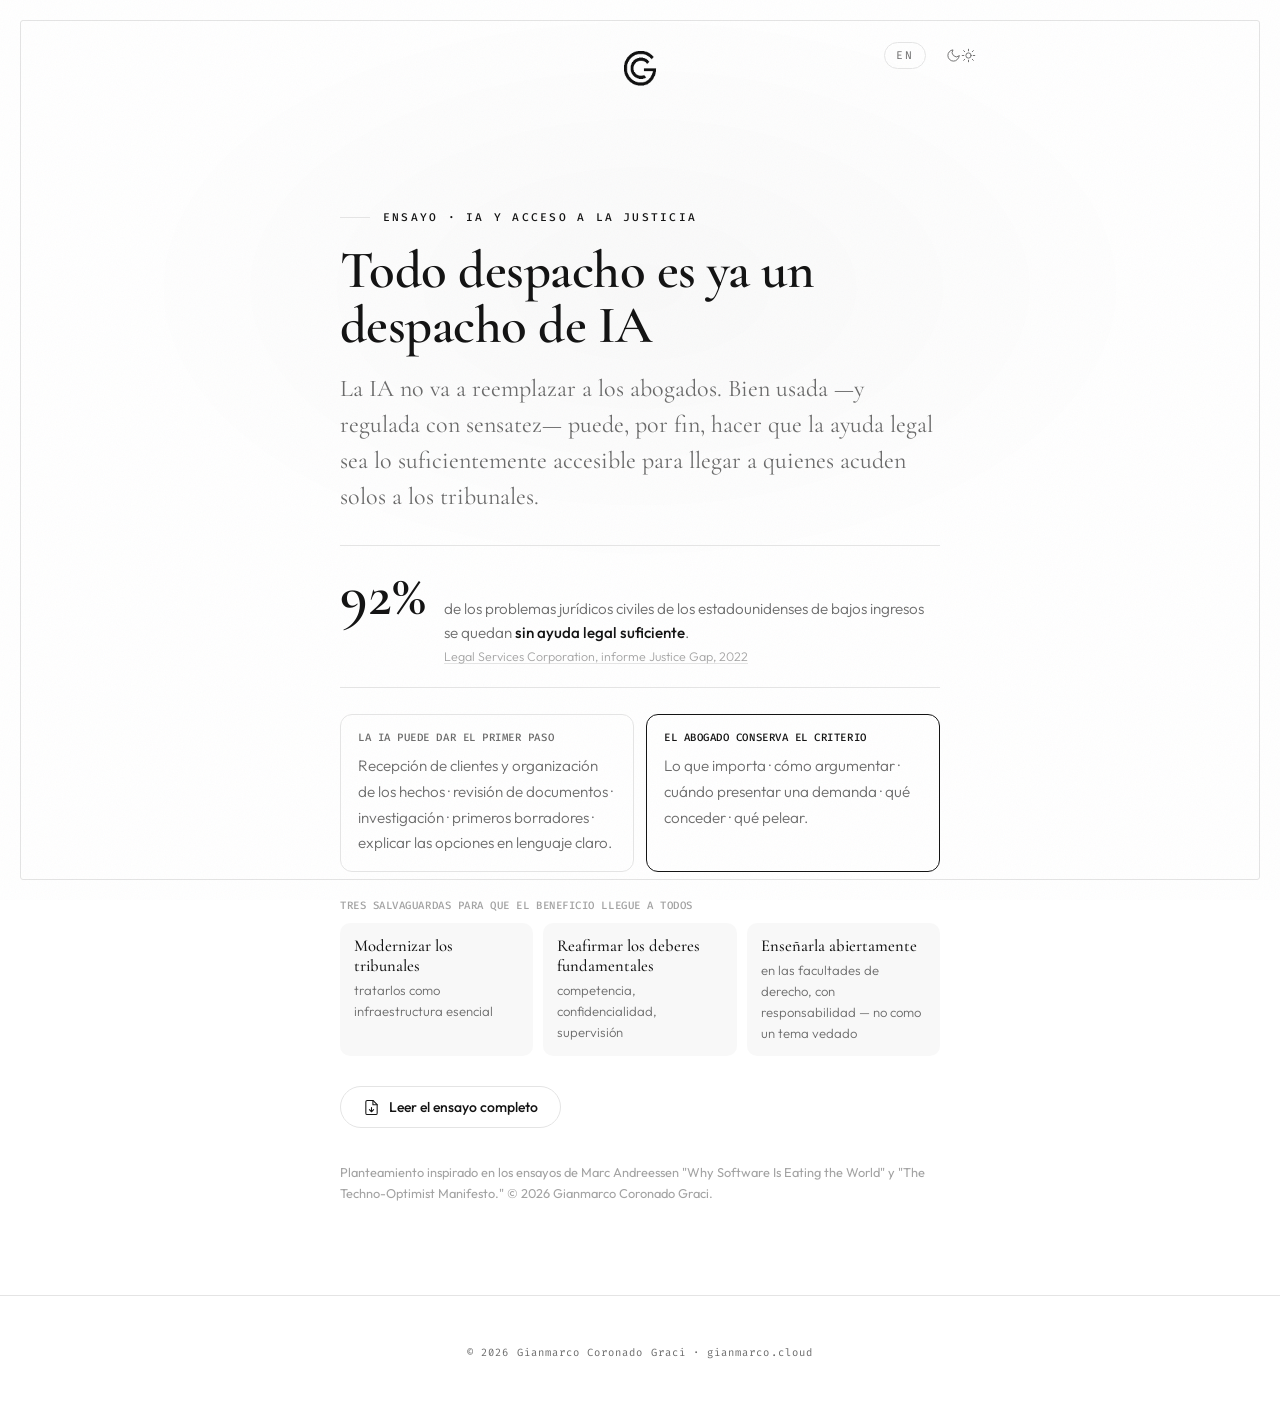
<file: es/ia-justicia/index.html>
<!DOCTYPE html>
<html lang="es">
<head>
<meta http-equiv="Content-Security-Policy" content="default-src 'none'; script-src 'unsafe-inline'; style-src 'self' 'unsafe-inline'; font-src 'self'; img-src 'self' data:; connect-src 'none'; frame-src 'none'; object-src 'none'; base-uri 'self'; form-action 'self';">
<meta http-equiv="X-Frame-Options" content="DENY">
<meta name="referrer" content="strict-origin-when-cross-origin">
<meta charset="UTF-8">
<meta name="viewport" content="width=device-width, initial-scale=1.0">
<script>try{if(window.top!==window.self){window.top.location.replace(window.self.location.href)}}catch(e){}</script>
<title>Todo despacho es ya un despacho de IA — Gianmarco Coronado Graci</title>
<meta name="description" content="La IA no va a reemplazar a los abogados: bien usada, puede ayudar a cerrar la brecha de acceso a la justicia. Un breve ensayo sobre la IA, el acceso a la justicia y las reglas que deberían regir la tecnología jurídica.">
<link rel="stylesheet" href="/fonts.css">
<link rel="stylesheet" href="/assets/site.css?v=2">
<link rel="icon" href="/favicon.ico" sizes="any">
<link rel="icon" type="image/png" href="/favicon.png" sizes="64x64">
<meta name="theme-color" media="(prefers-color-scheme: light)" content="#FFFFFF">
<meta name="theme-color" media="(prefers-color-scheme: dark)" content="#0B0B0B">
<meta property="og:type" content="article">
<meta property="og:title" content="Todo despacho es ya un despacho de IA">
<meta property="og:description" content="La IA no va a reemplazar a los abogados: bien usada, puede ayudar a cerrar la brecha de acceso a la justicia.">
<meta property="og:url" content="https://www.gianmarco.cloud/es/ia-justicia/">
<meta property="og:image" content="https://www.gianmarco.cloud/assets/og-essay-es.png">
<meta property="og:image:alt" content="Todo despacho es ya un despacho de IA — la IA y la brecha de acceso a la justicia">
<meta property="og:image:type" content="image/png">
<meta property="og:image:width" content="1200">
<meta property="og:image:height" content="630">
<meta property="og:locale" content="es_MX">
<meta property="og:locale:alternate" content="en_US">
<meta name="twitter:card" content="summary_large_image">
<meta name="twitter:title" content="Todo despacho es ya un despacho de IA">
<meta name="twitter:description" content="La IA no va a reemplazar a los abogados: bien usada, puede ayudar a cerrar la brecha de acceso a la justicia.">
<meta name="twitter:image" content="https://www.gianmarco.cloud/assets/og-essay-es.png">
<link rel="canonical" href="https://www.gianmarco.cloud/es/ia-justicia/">
<link rel="alternate" hreflang="en" href="https://www.gianmarco.cloud/ai-justice/">
<link rel="alternate" hreflang="es" href="https://www.gianmarco.cloud/es/ia-justicia/">
<link rel="alternate" hreflang="x-default" href="https://www.gianmarco.cloud/ai-justice/">
<script type="application/ld+json">
{
  "@context": "https://schema.org",
  "@type": "Article",
  "headline": "Todo despacho es ya un despacho de IA",
  "inLanguage": "es",
  "url": "https://www.gianmarco.cloud/es/ia-justicia/",
  "mainEntityOfPage": "https://www.gianmarco.cloud/es/ia-justicia/",
  "image": "https://www.gianmarco.cloud/assets/og-essay-es.png",
  "datePublished": "2026-06-19",
  "dateModified": "2026-06-19",
  "author": {"@type": "Person", "name": "Gianmarco Coronado Graci", "url": "https://www.gianmarco.cloud"},
  "publisher": {"@type": "Person", "name": "Gianmarco Coronado Graci", "url": "https://www.gianmarco.cloud"},
  "about": ["Inteligencia Artificial", "Acceso a la Justicia", "Tecnología Jurídica", "Profesión Jurídica", "Gobernanza de la IA"]
}
</script>
<script>(function(){var d=window.matchMedia&&window.matchMedia('(prefers-color-scheme: dark)').matches;document.documentElement.dataset.theme=d?'dark':'light';})();</script>
<style>
.ess{position:relative;z-index:3;max-width:680px;margin:0 auto;padding:118px 40px 92px}
.ess .kick{font:500 .7rem var(--mono);letter-spacing:.2em;text-transform:uppercase;color:var(--accent);margin-bottom:18px;display:flex;align-items:center;gap:13px}
.ess .kick::before{content:"";height:1px;width:30px;background:var(--border)}
.ess h1{font-family:var(--serif);font-weight:600;letter-spacing:-.01em;font-size:clamp(2.2rem,5.4vw,3.3rem);line-height:1.05;color:var(--text);margin:0 0 18px}
.thesis{font-family:var(--serif);font-weight:400;font-size:clamp(1.24rem,2.7vw,1.5rem);line-height:1.5;color:var(--muted);margin:0 0 30px;max-width:60ch}
.stat{display:flex;gap:18px;align-items:baseline;padding:20px 0;border-top:1px solid var(--border);border-bottom:1px solid var(--border);margin-bottom:26px}
.statnum{font-family:var(--serif);font-weight:600;font-size:clamp(2.8rem,9vw,3.7rem);line-height:1;color:var(--text);flex:none}
.statlab{font:300 .95rem/1.55 var(--sans);color:var(--muted)}
.statlab strong{font-weight:500;color:var(--text)}
.statlab .src{display:block;font-size:.78rem;color:var(--faint);margin-top:3px}
.statlab .src a{color:var(--faint);text-decoration:underline;text-decoration-color:var(--border);text-underline-offset:2px}
.statlab .src a:hover{color:var(--muted)}
.split{display:grid;grid-template-columns:1fr 1fr;gap:12px;margin-bottom:26px}
.split .col{border:1px solid var(--border);border-radius:12px;padding:15px 17px}
.split .col.on{border:1.5px solid var(--text)}
.collab{font:500 .67rem var(--mono);letter-spacing:.05em;text-transform:uppercase;color:var(--muted);margin-bottom:9px}
.split .col.on .collab{color:var(--text)}
.split .col p{font:300 .95rem/1.7 var(--sans);color:var(--muted);margin:0}
.grd{margin-bottom:30px}
.glab{font:500 .67rem var(--mono);letter-spacing:.05em;text-transform:uppercase;color:var(--faint);margin-bottom:11px}
.gcards{display:grid;grid-template-columns:repeat(3,1fr);gap:10px}
.gc{background:rgba(128,128,128,.06);border-radius:10px;padding:13px 14px}
.gc strong{display:block;font:500 1.04rem var(--serif);color:var(--text);margin-bottom:3px}
.gc span{font:300 .82rem/1.45 var(--sans);color:var(--muted)}
.readfull{display:inline-flex;align-items:center;gap:9px;font:500 14px var(--sans);color:var(--text);border:1px solid var(--border);border-radius:999px;padding:11px 22px;text-decoration:none;transition:border-color .3s,background .3s}
.readfull:hover{border-color:var(--accent);background:rgba(128,128,128,.05)}
.readfull svg{width:17px;height:17px;flex:none}
.essnote{font:400 .8rem/1.6 var(--sans);color:var(--faint);margin-top:34px}
@media (max-width:560px){.ess{padding:80px 22px 64px}.split,.gcards{grid-template-columns:1fr}.stat{flex-direction:column;gap:8px}}
</style>
</head>
<body>
<div class="frame"></div>

<header class="page-head">
  <div class="page-ctrls">
    <a class="page-lang" href="/ai-justice/" hreflang="en" lang="en">EN</a>
    <button class="ctl" type="button" onclick="toggleTheme()" aria-label="Cambiar tema">
      <svg class="icon-moon" viewBox="0 0 24 24" fill="none" stroke="currentColor" stroke-width="1.5" stroke-linecap="round" stroke-linejoin="round"><path d="M21 12.79A9 9 0 1 1 11.21 3 7 7 0 0 0 21 12.79z"/></svg>
      <svg class="icon-sun" viewBox="0 0 24 24" fill="none" stroke="currentColor" stroke-width="1.5" stroke-linecap="round" stroke-linejoin="round"><circle cx="12" cy="12" r="4.2"/><path d="M12 2v2.5M12 19.5V22M4.22 4.22l1.77 1.77M18.01 18.01l1.77 1.77M2 12h2.5M19.5 12H22M4.22 19.78l1.77-1.77M18.01 5.99l1.77-1.77"/></svg>
    </button>
  </div>
  <a class="page-mark" href="/" aria-label="Gianmarco Coronado Graci — inicio">
    <img src="/assets/monogram.png" alt="Monograma GCG" width="46" height="41">
  </a>
</header>

<main class="ess">
  <p class="kick">Ensayo · IA y acceso a la justicia</p>
  <h1>Todo despacho es ya un despacho de IA</h1>
  <p class="thesis">La IA no va a reemplazar a los abogados. Bien usada —y regulada con sensatez— puede, por fin, hacer que la ayuda legal sea lo suficientemente accesible para llegar a quienes acuden solos a los tribunales.</p>

  <div class="stat">
    <div class="statnum">92%</div>
    <div class="statlab">de los problemas jurídicos civiles de los estadounidenses de bajos ingresos se quedan <strong>sin ayuda legal suficiente</strong>.<span class="src"><a href="https://justicegap.lsc.gov/resource/2022-justice-gap-report/" target="_blank" rel="noopener noreferrer">Legal Services Corporation, informe Justice Gap, 2022</a></span></div>
  </div>

  <div class="split">
    <div class="col">
      <div class="collab">La IA puede dar el primer paso</div>
      <p>Recepción de clientes y organización de los hechos · revisión de documentos · investigación · primeros borradores · explicar las opciones en lenguaje claro.</p>
    </div>
    <div class="col on">
      <div class="collab">El abogado conserva el criterio</div>
      <p>Lo que importa · cómo argumentar · cuándo presentar una demanda · qué conceder · qué pelear.</p>
    </div>
  </div>

  <div class="grd">
    <div class="glab">Tres salvaguardas para que el beneficio llegue a todos</div>
    <div class="gcards">
      <div class="gc"><strong>Modernizar los tribunales</strong><span>tratarlos como infraestructura esencial</span></div>
      <div class="gc"><strong>Reafirmar los deberes fundamentales</strong><span>competencia, confidencialidad, supervisión</span></div>
      <div class="gc"><strong>Enseñarla abiertamente</strong><span>en las facultades de derecho, con responsabilidad — no como un tema vedado</span></div>
    </div>
  </div>

  <p>
    <a class="readfull" href="/es/ia-justicia/todo-despacho-es-un-despacho-de-ia.pdf">
      <svg viewBox="0 0 24 24" fill="none" stroke="currentColor" stroke-width="1.5" stroke-linecap="round" stroke-linejoin="round"><path d="M14 2H6a2 2 0 0 0-2 2v16a2 2 0 0 0 2 2h12a2 2 0 0 0 2-2V8z"/><path d="M14 2v6h6"/><path d="M12 18v-6M9 15l3 3 3-3"/></svg>
      Leer el ensayo completo
    </a>
  </p>

  <p class="essnote">Planteamiento inspirado en los ensayos de Marc Andreessen "Why Software Is Eating the World" y "The Techno-Optimist Manifesto." &copy; <span id="yr">2026</span> Gianmarco Coronado Graci.</p>
</main>

<footer>
  <p class="foot-copy">&copy; <span id="yr2">2026</span> Gianmarco Coronado Graci · <a href="/">gianmarco.cloud</a></p>
</footer>

<script>
  function toggleTheme(){var r=document.documentElement;r.dataset.theme=r.dataset.theme==='dark'?'light':'dark';}
  (function(){var y=new Date().getFullYear();var a=document.getElementById('yr'),b=document.getElementById('yr2');if(a)a.textContent=y;if(b)b.textContent=y;})();
</script>
</body>
</html>
</file>
<file: fonts.css>
/* Self-hosted Google Fonts — eliminates GDPR concern of loading from Google servers */

/* Cormorant Garamond — italic 500 */
/* latin-ext */
@font-face {
  font-family: 'Cormorant Garamond';
  font-style: italic;
  font-weight: 500;
  font-display: swap;
  src: url(fonts/cormorant-garamond-italic-500-latin-ext.woff2) format('woff2');
  unicode-range: U+0100-02BA, U+02BD-02C5, U+02C7-02CC, U+02CE-02D7, U+02DD-02FF, U+0304, U+0308, U+0329, U+1D00-1DBF, U+1E00-1E9F, U+1EF2-1EFF, U+2020, U+20A0-20AB, U+20AD-20C0, U+2113, U+2C60-2C7F, U+A720-A7FF;
}
/* latin */
@font-face {
  font-family: 'Cormorant Garamond';
  font-style: italic;
  font-weight: 500;
  font-display: swap;
  src: url(fonts/cormorant-garamond-italic-500-latin.woff2) format('woff2');
  unicode-range: U+0000-00FF, U+0131, U+0152-0153, U+02BB-02BC, U+02C6, U+02DA, U+02DC, U+0304, U+0308, U+0329, U+2000-206F, U+20AC, U+2122, U+2191, U+2193, U+2212, U+2215, U+FEFF, U+FFFD;
}

/* Cormorant Garamond — normal 400 */
/* latin-ext */
@font-face {
  font-family: 'Cormorant Garamond';
  font-style: normal;
  font-weight: 400;
  font-display: swap;
  src: url(fonts/cormorant-garamond-normal-400-latin-ext.woff2) format('woff2');
  unicode-range: U+0100-02BA, U+02BD-02C5, U+02C7-02CC, U+02CE-02D7, U+02DD-02FF, U+0304, U+0308, U+0329, U+1D00-1DBF, U+1E00-1E9F, U+1EF2-1EFF, U+2020, U+20A0-20AB, U+20AD-20C0, U+2113, U+2C60-2C7F, U+A720-A7FF;
}
/* latin */
@font-face {
  font-family: 'Cormorant Garamond';
  font-style: normal;
  font-weight: 400;
  font-display: swap;
  src: url(fonts/cormorant-garamond-normal-400-latin.woff2) format('woff2');
  unicode-range: U+0000-00FF, U+0131, U+0152-0153, U+02BB-02BC, U+02C6, U+02DA, U+02DC, U+0304, U+0308, U+0329, U+2000-206F, U+20AC, U+2122, U+2191, U+2193, U+2212, U+2215, U+FEFF, U+FFFD;
}

/* Cormorant Garamond — normal 500 */
/* latin-ext */
@font-face {
  font-family: 'Cormorant Garamond';
  font-style: normal;
  font-weight: 500;
  font-display: swap;
  src: url(fonts/cormorant-garamond-normal-500-latin-ext.woff2) format('woff2');
  unicode-range: U+0100-02BA, U+02BD-02C5, U+02C7-02CC, U+02CE-02D7, U+02DD-02FF, U+0304, U+0308, U+0329, U+1D00-1DBF, U+1E00-1E9F, U+1EF2-1EFF, U+2020, U+20A0-20AB, U+20AD-20C0, U+2113, U+2C60-2C7F, U+A720-A7FF;
}
/* latin */
@font-face {
  font-family: 'Cormorant Garamond';
  font-style: normal;
  font-weight: 500;
  font-display: swap;
  src: url(fonts/cormorant-garamond-normal-500-latin.woff2) format('woff2');
  unicode-range: U+0000-00FF, U+0131, U+0152-0153, U+02BB-02BC, U+02C6, U+02DA, U+02DC, U+0304, U+0308, U+0329, U+2000-206F, U+20AC, U+2122, U+2191, U+2193, U+2212, U+2215, U+FEFF, U+FFFD;
}

/* Cormorant Garamond — normal 600 */
/* latin-ext */
@font-face {
  font-family: 'Cormorant Garamond';
  font-style: normal;
  font-weight: 600;
  font-display: swap;
  src: url(fonts/cormorant-garamond-normal-600-latin-ext.woff2) format('woff2');
  unicode-range: U+0100-02BA, U+02BD-02C5, U+02C7-02CC, U+02CE-02D7, U+02DD-02FF, U+0304, U+0308, U+0329, U+1D00-1DBF, U+1E00-1E9F, U+1EF2-1EFF, U+2020, U+20A0-20AB, U+20AD-20C0, U+2113, U+2C60-2C7F, U+A720-A7FF;
}
/* latin */
@font-face {
  font-family: 'Cormorant Garamond';
  font-style: normal;
  font-weight: 600;
  font-display: swap;
  src: url(fonts/cormorant-garamond-normal-600-latin.woff2) format('woff2');
  unicode-range: U+0000-00FF, U+0131, U+0152-0153, U+02BB-02BC, U+02C6, U+02DA, U+02DC, U+0304, U+0308, U+0329, U+2000-206F, U+20AC, U+2122, U+2191, U+2193, U+2212, U+2215, U+FEFF, U+FFFD;
}

/* Fira Code — normal 400 */
/* latin-ext */
@font-face {
  font-family: 'Fira Code';
  font-style: normal;
  font-weight: 400;
  font-display: swap;
  src: url(fonts/fira-code-400-latin-ext.woff2) format('woff2');
  unicode-range: U+0100-02BA, U+02BD-02C5, U+02C7-02CC, U+02CE-02D7, U+02DD-02FF, U+0304, U+0308, U+0329, U+1D00-1DBF, U+1E00-1E9F, U+1EF2-1EFF, U+2020, U+20A0-20AB, U+20AD-20C0, U+2113, U+2C60-2C7F, U+A720-A7FF;
}
/* latin */
@font-face {
  font-family: 'Fira Code';
  font-style: normal;
  font-weight: 400;
  font-display: swap;
  src: url(fonts/fira-code-400-latin.woff2) format('woff2');
  unicode-range: U+0000-00FF, U+0131, U+0152-0153, U+02BB-02BC, U+02C6, U+02DA, U+02DC, U+0304, U+0308, U+0329, U+2000-206F, U+20AC, U+2122, U+2191, U+2193, U+2212, U+2215, U+FEFF, U+FFFD;
}

/* Fira Code — normal 500 */
/* latin-ext */
@font-face {
  font-family: 'Fira Code';
  font-style: normal;
  font-weight: 500;
  font-display: swap;
  src: url(fonts/fira-code-500-latin-ext.woff2) format('woff2');
  unicode-range: U+0100-02BA, U+02BD-02C5, U+02C7-02CC, U+02CE-02D7, U+02DD-02FF, U+0304, U+0308, U+0329, U+1D00-1DBF, U+1E00-1E9F, U+1EF2-1EFF, U+2020, U+20A0-20AB, U+20AD-20C0, U+2113, U+2C60-2C7F, U+A720-A7FF;
}
/* latin */
@font-face {
  font-family: 'Fira Code';
  font-style: normal;
  font-weight: 500;
  font-display: swap;
  src: url(fonts/fira-code-500-latin.woff2) format('woff2');
  unicode-range: U+0000-00FF, U+0131, U+0152-0153, U+02BB-02BC, U+02C6, U+02DA, U+02DC, U+0304, U+0308, U+0329, U+2000-206F, U+20AC, U+2122, U+2191, U+2193, U+2212, U+2215, U+FEFF, U+FFFD;
}

/* Outfit — normal 300 */
/* latin-ext */
@font-face {
  font-family: 'Outfit';
  font-style: normal;
  font-weight: 300;
  font-display: swap;
  src: url(fonts/outfit-300-latin-ext.woff2) format('woff2');
  unicode-range: U+0100-02BA, U+02BD-02C5, U+02C7-02CC, U+02CE-02D7, U+02DD-02FF, U+0304, U+0308, U+0329, U+1D00-1DBF, U+1E00-1E9F, U+1EF2-1EFF, U+2020, U+20A0-20AB, U+20AD-20C0, U+2113, U+2C60-2C7F, U+A720-A7FF;
}
/* latin */
@font-face {
  font-family: 'Outfit';
  font-style: normal;
  font-weight: 300;
  font-display: swap;
  src: url(fonts/outfit-300-latin.woff2) format('woff2');
  unicode-range: U+0000-00FF, U+0131, U+0152-0153, U+02BB-02BC, U+02C6, U+02DA, U+02DC, U+0304, U+0308, U+0329, U+2000-206F, U+20AC, U+2122, U+2191, U+2193, U+2212, U+2215, U+FEFF, U+FFFD;
}

/* Outfit — normal 400 */
/* latin-ext */
@font-face {
  font-family: 'Outfit';
  font-style: normal;
  font-weight: 400;
  font-display: swap;
  src: url(fonts/outfit-400-latin-ext.woff2) format('woff2');
  unicode-range: U+0100-02BA, U+02BD-02C5, U+02C7-02CC, U+02CE-02D7, U+02DD-02FF, U+0304, U+0308, U+0329, U+1D00-1DBF, U+1E00-1E9F, U+1EF2-1EFF, U+2020, U+20A0-20AB, U+20AD-20C0, U+2113, U+2C60-2C7F, U+A720-A7FF;
}
/* latin */
@font-face {
  font-family: 'Outfit';
  font-style: normal;
  font-weight: 400;
  font-display: swap;
  src: url(fonts/outfit-400-latin.woff2) format('woff2');
  unicode-range: U+0000-00FF, U+0131, U+0152-0153, U+02BB-02BC, U+02C6, U+02DA, U+02DC, U+0304, U+0308, U+0329, U+2000-206F, U+20AC, U+2122, U+2191, U+2193, U+2212, U+2215, U+FEFF, U+FFFD;
}

/* Outfit — normal 500 */
/* latin-ext */
@font-face {
  font-family: 'Outfit';
  font-style: normal;
  font-weight: 500;
  font-display: swap;
  src: url(fonts/outfit-500-latin-ext.woff2) format('woff2');
  unicode-range: U+0100-02BA, U+02BD-02C5, U+02C7-02CC, U+02CE-02D7, U+02DD-02FF, U+0304, U+0308, U+0329, U+1D00-1DBF, U+1E00-1E9F, U+1EF2-1EFF, U+2020, U+20A0-20AB, U+20AD-20C0, U+2113, U+2C60-2C7F, U+A720-A7FF;
}
/* latin */
@font-face {
  font-family: 'Outfit';
  font-style: normal;
  font-weight: 500;
  font-display: swap;
  src: url(fonts/outfit-500-latin.woff2) format('woff2');
  unicode-range: U+0000-00FF, U+0131, U+0152-0153, U+02BB-02BC, U+02C6, U+02DA, U+02DC, U+0304, U+0308, U+0329, U+2000-206F, U+20AC, U+2122, U+2191, U+2193, U+2212, U+2215, U+FEFF, U+FFFD;
}
</file>
<file: assets/site.css>
/* ============================================================
   site.css — shared styles for gianmarco.cloud expertise pages
   Design tokens & base lifted from the homepage so the pillar
   pages match exactly. The homepage keeps its own inline styles;
   this file powers /cyber/ and the Spanish page /es/ciberseguridad/.
   Keep visual parity with index.html.
   ============================================================ */

:root{
  --bg:#FFFFFF;
  --text:#141414;
  --muted:#6B6B6B;
  --faint:#A3A3A3;
  --accent:#141414;
  --border:#E4E4E4;
  --grain:.04;
  --glow:rgba(0,0,0,.025);
  --mono-filter:none;
  --serif:'Cormorant Garamond',Georgia,serif;
  --sans:'Outfit',-apple-system,sans-serif;
  --mono:'Fira Code',monospace;
  --tt:.5s cubic-bezier(.4,0,.2,1);
}
[data-theme="dark"]{
  --bg:#0B0B0B;
  --text:#F4F4F4;
  --muted:#9A9A9A;
  --faint:#5C5C5C;
  --accent:#F4F4F4;
  --border:#262626;
  --grain:.05;
  --glow:rgba(255,255,255,.035);
  --mono-filter:invert(1);
}

*{margin:0;padding:0;box-sizing:border-box}
html{-webkit-font-smoothing:antialiased;text-rendering:optimizeLegibility;scroll-behavior:smooth}
body{
  background:var(--bg);
  color:var(--text);
  font-family:var(--sans);
  position:relative;
  transition:background var(--tt),color var(--tt);
  overflow-x:hidden;
}
body::after{
  content:"";position:fixed;inset:0;pointer-events:none;z-index:0;
  background:radial-gradient(ellipse 58% 46% at 50% 32%,var(--glow),transparent 70%);
  transition:background var(--tt);
}
body::before{
  content:"";position:fixed;inset:0;pointer-events:none;z-index:2;
  opacity:var(--grain);transition:opacity var(--tt);
  background-image:url("data:image/svg+xml,%3Csvg xmlns='http://www.w3.org/2000/svg' width='180' height='180'%3E%3Cfilter id='n'%3E%3CfeTurbulence type='fractalNoise' baseFrequency='0.85' numOctaves='3' stitchTiles='stitch'/%3E%3C/filter%3E%3Crect width='100%25' height='100%25' filter='url(%23n)'/%3E%3C/svg%3E");
}

/* ── calling-card frame (brand signature) ── */
.frame{
  position:fixed;inset:20px;z-index:1;pointer-events:none;
  border:1px solid var(--border);border-radius:3px;
  transition:border-color var(--tt);
  animation:fadeIn 1.4s var(--tt) .15s both;
}

/* ── page header / nav ── */
.page-head{
  position:relative;z-index:3;
  max-width:760px;margin:0 auto;
  padding:46px 40px 0;
  text-align:center;
  animation:up .8s var(--tt) .1s both;
}
.page-ctrls{position:absolute;top:42px;right:40px;display:flex;align-items:center;gap:16px}
.page-mark{display:inline-flex;width:46px;flex:none}
.page-mark img{
  width:100%;height:auto;display:block;filter:var(--mono-filter,none);
  transition:transform .8s cubic-bezier(.22,1,.36,1),filter var(--tt);
}
.page-mark:hover img{transform:rotate(360deg)}
.page-nav{display:flex;align-items:center;gap:20px;flex-wrap:wrap;justify-content:flex-end}
.page-nav a{
  font-family:var(--mono);font-size:.7rem;letter-spacing:.16em;text-transform:uppercase;
  color:var(--muted);text-decoration:none;transition:color .35s ease;
}
.page-nav a:hover{color:var(--accent)}
.page-nav a[aria-current="page"]{color:var(--accent)}
.page-lang{
  font-family:var(--mono);font-size:.7rem;letter-spacing:.16em;text-transform:uppercase;
  color:var(--muted);text-decoration:none;border:1px solid var(--border);border-radius:100px;
  padding:5px 11px;transition:color .35s ease,border-color .35s ease;
}
.page-lang:hover{color:var(--accent);border-color:var(--accent)}
.ctl{
  background:none;border:none;cursor:pointer;color:var(--muted);
  padding:4px;line-height:1;display:inline-flex;align-items:center;
  transition:color .35s ease;
}
.ctl:hover{color:var(--accent)}
.ctl svg{width:15px;height:15px;display:block}
.icon-sun{display:none}
[data-theme="dark"] .icon-sun{display:block}
[data-theme="dark"] .icon-moon{display:none}

/* ── article ── */
.article{
  position:relative;z-index:3;
  max-width:680px;margin:0 auto;
  padding:118px 40px 96px;
}
.article .kicker{
  font-family:var(--mono);font-size:.7rem;letter-spacing:.24em;text-transform:uppercase;
  color:var(--accent);margin-bottom:22px;display:flex;align-items:center;gap:13px;
}
.article .kicker::before{content:"";height:1px;width:30px;background:var(--border);transition:background var(--tt)}
.article h1{
  font-family:var(--serif);font-weight:500;letter-spacing:-.01em;
  font-size:clamp(2.3rem,5.6vw,3.5rem);line-height:1.06;color:var(--text);
}
.article h1 em{font-style:italic}
.article .lede{
  font-family:var(--serif);font-weight:400;
  font-size:clamp(1.28rem,2.7vw,1.55rem);line-height:1.5;
  color:var(--muted);margin-top:24px;
}
.article h2{
  font-family:var(--serif);font-weight:500;letter-spacing:-.005em;
  font-size:clamp(1.5rem,3.1vw,1.95rem);line-height:1.2;color:var(--text);
  margin-top:56px;margin-bottom:16px;
}
.article h3{
  font-family:var(--serif);font-weight:500;font-size:1.32rem;line-height:1.3;color:var(--text);
  margin-top:34px;margin-bottom:10px;
}
.article p{
  font-family:var(--sans);font-weight:300;font-size:1.04rem;line-height:1.78;
  color:var(--text);margin-bottom:18px;
}
.article p.note{font-size:.92rem;color:var(--muted);font-style:italic}
.article ul,.article ol{margin:0 0 18px 1.15em;padding:0}
.article li{
  font-family:var(--sans);font-weight:300;font-size:1.04rem;line-height:1.7;
  color:var(--text);margin-bottom:9px;
}
.article strong{font-weight:500;color:var(--text)}
.article a{
  color:var(--text);text-decoration:underline;text-decoration-color:var(--faint);
  text-underline-offset:3px;transition:text-decoration-color .35s ease;
}
.article a:hover{text-decoration-color:var(--accent)}
.article hr{
  border:none;height:1px;background:var(--border);
  width:64px;margin:48px 0;transition:background var(--tt);
}

/* topical cross-links at the foot of an article */
.article .cross-link{
  display:flex;align-items:center;justify-content:space-between;gap:22px;
  margin-top:30px;padding:19px 0;border-top:1px solid var(--border);
  text-decoration:none;color:inherit;transition:border-color var(--tt);
}
.cross-link .cl-label{
  font-family:var(--mono);font-size:.66rem;letter-spacing:.2em;text-transform:uppercase;
  color:var(--muted);display:block;margin-bottom:7px;
}
.cross-link .cl-title{
  font-family:var(--serif);font-size:1.4rem;font-weight:500;line-height:1.25;
  display:block;transition:color .35s ease;
}
.cross-link:hover .cl-title{color:var(--accent)}
.cross-link .cl-arrow{flex-shrink:0;color:var(--faint);transition:transform .35s ease,color .35s ease}
.cross-link:hover .cl-arrow{transform:translateX(4px);color:var(--accent)}
.cross-link .cl-arrow svg{display:block;width:18px;height:18px}

/* ── footer ── */
footer{
  padding:50px 40px 58px;border-top:1px solid var(--border);text-align:center;
  position:relative;z-index:3;transition:border-color var(--tt);
}
.foot-copy{font-family:var(--mono);font-size:.66rem;letter-spacing:.1em;color:var(--muted)}
.foot-copy a{color:var(--muted);text-decoration:none;transition:color .35s ease}
.foot-copy a:hover{color:var(--accent)}

@keyframes up{from{opacity:0;transform:translateY(11px)}to{opacity:1;transform:translateY(0)}}
@keyframes fadeIn{from{opacity:0}to{opacity:1}}

@media (max-width:560px){
  .frame{inset:13px}
  .page-head{padding:32px 22px 0;gap:14px}
  .page-nav{gap:14px}
  .article{padding:72px 22px 64px}
  footer{padding:42px 22px 50px}
}
@media (prefers-reduced-motion:reduce){
  *{animation-duration:.001ms!important;animation-delay:0ms!important}
}
</file>
